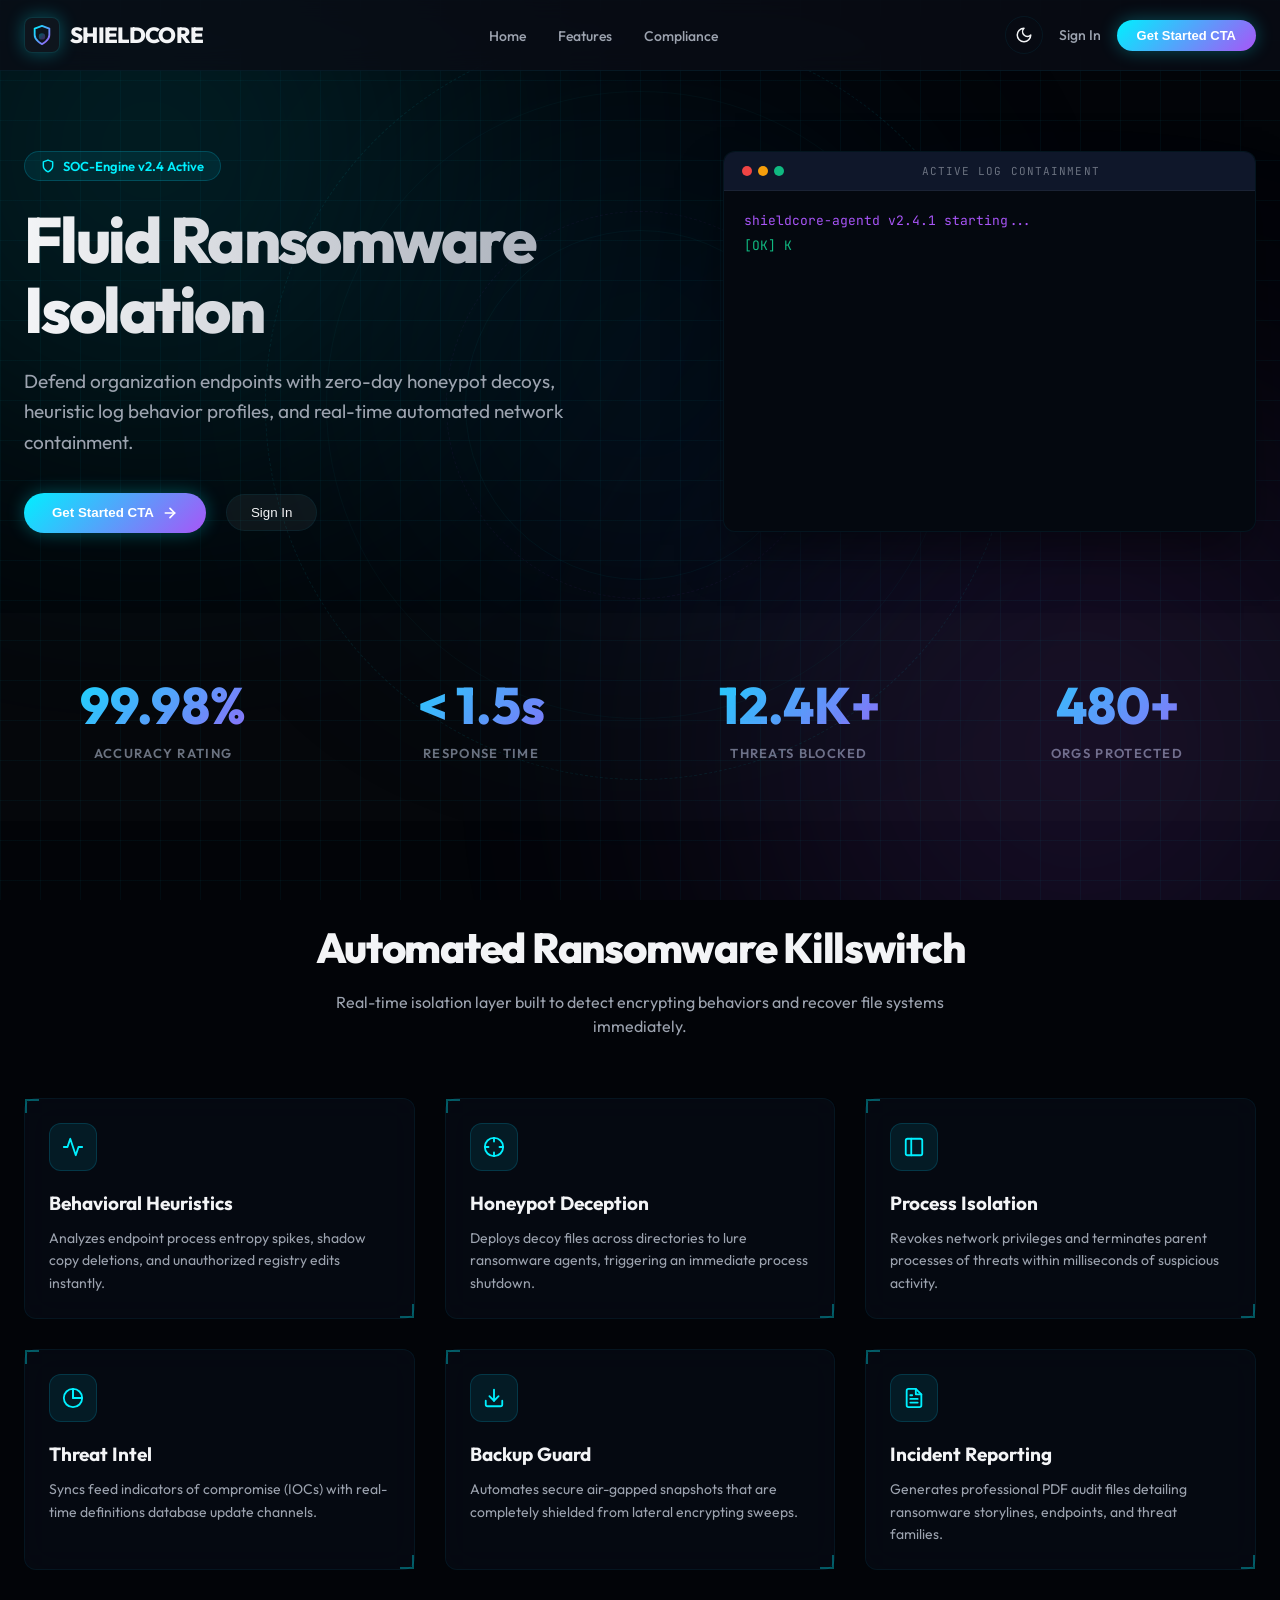
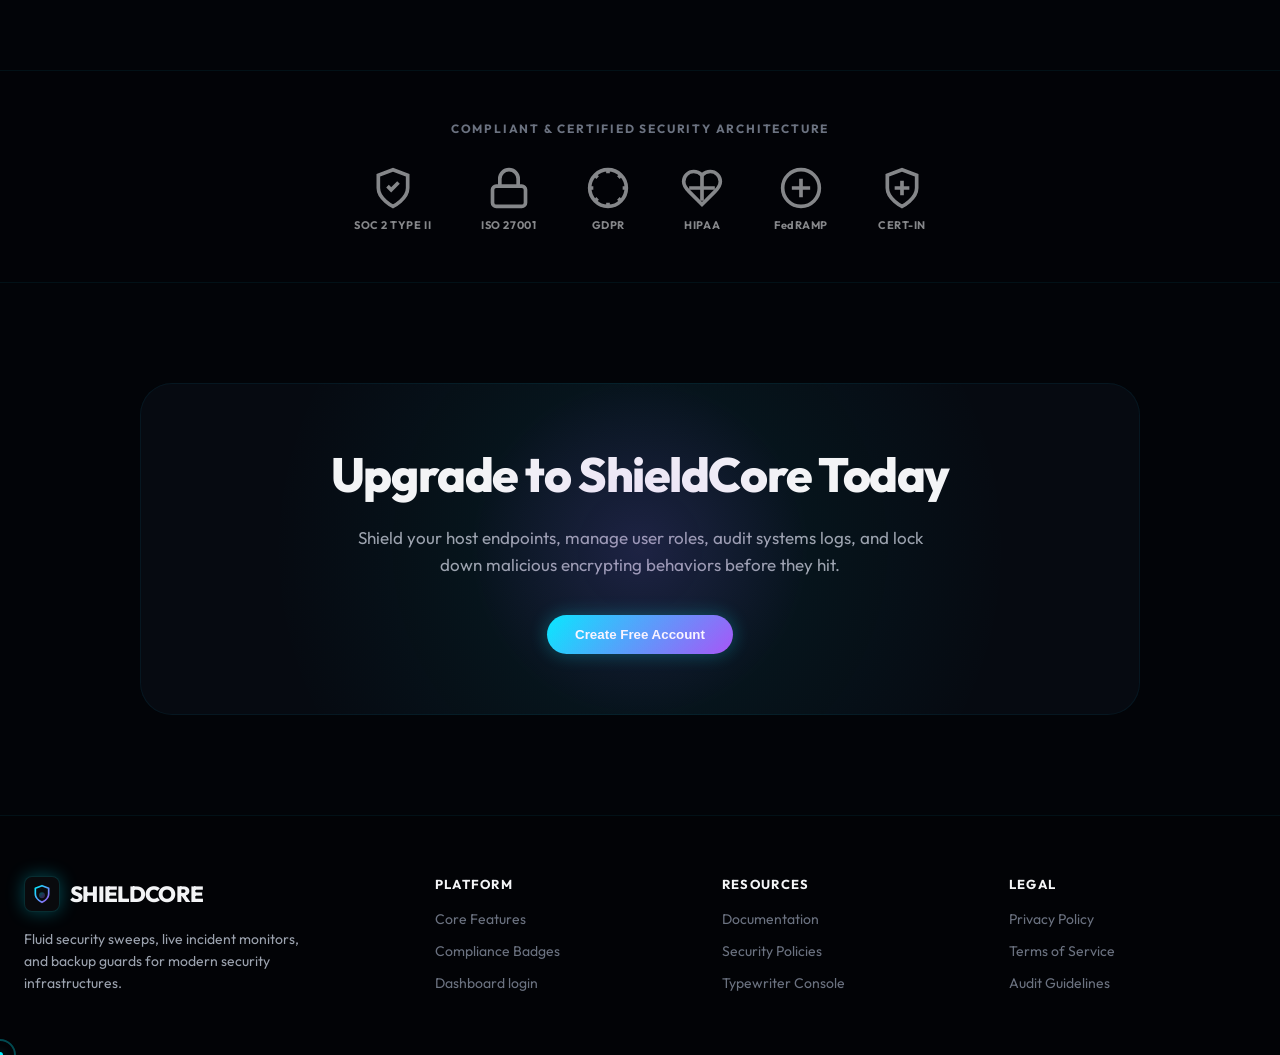
<file: saas-dashboard.html>
<!DOCTYPE html>
<html lang="en" data-theme="dark">
<head>
  <meta charset="UTF-8">
  <meta name="viewport" content="width=device-width, initial-scale=1.0">
  <title>ShieldCore | Advanced Ransomware Defense Platform</title>
  
  <!-- Google Fonts -->
  <link rel="preconnect" href="https://fonts.googleapis.com">
  <link rel="preconnect" href="https://fonts.gstatic.com" crossorigin>
  <link href="https://fonts.googleapis.com/css2?family=JetBrains+Mono:wght@400;500;700&family=Outfit:wght@300;400;500;600;700;800&display=swap" rel="stylesheet">
  
  <style>
    /* ----------------------------------------------------
       1. Global Styles & Theme Variables
       ---------------------------------------------------- */
    :root[data-theme="dark"] {
      --font-primary: 'Outfit', sans-serif;
      --font-mono: 'JetBrains Mono', monospace;

      /* Colors - Modern Sleek Security Palette */
      --bg-landing: #020408;
      --bg-panel: #05070d;
      --bg-card: rgba(8, 12, 22, 0.7);
      --bg-card-hover: rgba(12, 18, 32, 0.9);
      --bg-sidebar: #03050a;
      
      --border-glass: rgba(6, 182, 212, 0.08);
      --border-glass-glow: rgba(6, 182, 212, 0.3);
      
      --text-main: #f3f4f6;
      --text-secondary: #9ca3af;
      --text-muted: #6b7280;

      /* Accent Colors with Glow capability */
      --color-primary: #00f0ff;      /* Hyper Cyan */
      --color-primary-glow: rgba(0, 240, 255, 0.3);
      --color-accent: #a855f7;       /* Cyber Purple */
      --color-accent-glow: rgba(168, 85, 247, 0.25);
      
      --color-success: #10b981;      /* Emerald */
      --color-warning: #f59e0b;      /* Amber */
      --color-danger: #ef4444;       /* Rose */
      
      --shadow-neon: 0 0 18px var(--color-primary-glow);
      --transition: all 0.3s cubic-bezier(0.4, 0, 0.2, 1);
      
      --grid-line-color: rgba(6, 182, 212, 0.05);
    }

    :root[data-theme="light"] {
      --font-primary: 'Outfit', sans-serif;
      --font-mono: 'JetBrains Mono', monospace;

      /* Colors - Light Theme Security Palette */
      --bg-landing: #f3f4f6;
      --bg-panel: #ffffff;
      --bg-card: rgba(255, 255, 255, 0.8);
      --bg-card-hover: rgba(243, 244, 246, 0.95);
      --bg-sidebar: #f9fafb;
      
      --border-glass: rgba(0, 0, 0, 0.08);
      --border-glass-glow: rgba(2, 132, 199, 0.25);
      
      --text-main: #111827;
      --text-secondary: #4b5563;
      --text-muted: #9ca3af;

      /* Accent Colors */
      --color-primary: #0284c7;      /* Ocean Blue */
      --color-primary-glow: rgba(2, 132, 199, 0.2);
      --color-accent: #7c3aed;       /* Deep Violet */
      --color-accent-glow: rgba(124, 58, 237, 0.15);
      
      --color-success: #16a34a;
      --color-warning: #d97706;
      --color-danger: #dc2626;
      
      --shadow-neon: 0 4px 12px rgba(2, 132, 199, 0.15);
      --transition: all 0.25s ease-in-out;
      
      --grid-line-color: rgba(0, 0, 0, 0.03);
    }

    * {
      box-sizing: border-box;
      margin: 0;
      padding: 0;
    }

    body {
      font-family: var(--font-primary);
      background-color: var(--bg-landing);
      color: var(--text-main);
      overflow-x: hidden;
      min-height: 100vh;
      transition: background-color 0.3s ease, color 0.3s ease;
    }

    /* Scrollbars */
    ::-webkit-scrollbar {
      width: 6px;
      height: 6px;
    }
    ::-webkit-scrollbar-track {
      background: transparent;
    }
    ::-webkit-scrollbar-thumb {
      background: var(--border-glass);
      border-radius: 4px;
    }
    ::-webkit-scrollbar-thumb:hover {
      background: var(--color-primary);
    }

    /* Page Switcher Classes */
    .page-section {
      display: none;
      min-height: 100vh;
    }
    .page-section.active {
      display: flex;
      flex-direction: column;
    }

    .hidden {
      display: none !important;
    }

    /* ----------------------------------------------------
       2. SVG Grid Background & Global Keyframes
       ---------------------------------------------------- */
    .grid-bg {
      position: absolute;
      inset: 0;
      background-image: 
        linear-gradient(to right, var(--grid-line-color) 1px, transparent 1px),
        linear-gradient(to bottom, var(--grid-line-color) 1px, transparent 1px);
      background-size: 40px 40px;
      pointer-events: none;
      z-index: 0;
    }

    /* Scanline removed by user request */

    @keyframes pulseGlow {
      0%, 100% { opacity: 0.6; transform: scale(1); }
      50% { opacity: 1; transform: scale(1.05); }
    }

    /* ----------------------------------------------------
       3. Common UI Utility Components
       ---------------------------------------------------- */
    .glass-card {
      background: var(--bg-card);
      backdrop-filter: blur(16px);
      -webkit-backdrop-filter: blur(16px);
      border: 1px solid var(--border-glass);
      border-radius: 12px;
      padding: 24px;
      transition: var(--transition);
      position: relative;
    }
    .glass-card::before {
      content: '';
      position: absolute;
      top: 0;
      left: 0;
      width: 12px;
      height: 12px;
      border-top: 2px solid var(--color-primary);
      border-left: 2px solid var(--color-primary);
      pointer-events: none;
      opacity: 0.35;
      transition: var(--transition);
    }
    .glass-card::after {
      content: '';
      position: absolute;
      bottom: 0;
      right: 0;
      width: 12px;
      height: 12px;
      border-bottom: 2px solid var(--color-primary);
      border-right: 2px solid var(--color-primary);
      pointer-events: none;
      opacity: 0.35;
      transition: var(--transition);
    }
    .glass-card:hover {
      border-color: var(--border-glass-glow);
      box-shadow: var(--shadow-neon);
      transform: translateY(-2px);
    }
    .glass-card:hover::before, .glass-card:hover::after {
      opacity: 0.9;
      border-color: var(--color-primary);
      box-shadow: 0 0 8px var(--color-primary-glow);
    }

    .btn-glow {
      background: linear-gradient(135deg, var(--color-primary), var(--color-accent));
      color: #ffffff;
      font-weight: 600;
      padding: 12px 28px;
      border-radius: 9999px;
      border: none;
      cursor: pointer;
      display: inline-flex;
      align-items: center;
      gap: 8px;
      box-shadow: var(--shadow-neon);
      transition: var(--transition);
    }
    .btn-glow:hover {
      transform: translateY(-1px);
      filter: brightness(1.1);
      box-shadow: 0 0 25px var(--color-primary-glow);
    }

    .btn-secondary {
      background: rgba(255, 255, 255, 0.05);
      border: 1px solid var(--border-glass);
      color: var(--text-main);
      font-weight: 500;
      padding: 10px 24px;
      border-radius: 9999px;
      cursor: pointer;
      display: inline-flex;
      align-items: center;
      gap: 8px;
      transition: var(--transition);
    }
    .btn-secondary:hover {
      background: rgba(255, 255, 255, 0.1);
      border-color: var(--text-secondary);
    }

    .form-group {
      margin-bottom: 20px;
      display: flex;
      flex-direction: column;
      gap: 8px;
    }
    .form-label {
      font-size: 14px;
      font-weight: 600;
      color: var(--text-secondary);
      letter-spacing: 0.05em;
      text-transform: uppercase;
    }
    .form-input {
      background: rgba(255, 255, 255, 0.03);
      border: 1px solid var(--border-glass);
      border-radius: 10px;
      padding: 12px 16px;
      color: var(--text-main);
      font-size: 15px;
      transition: var(--transition);
      width: 100%;
    }
    .form-input:focus {
      outline: none;
      border-color: var(--color-primary);
      box-shadow: 0 0 10px var(--color-primary-glow);
      background: rgba(255, 255, 255, 0.06);
    }

    /* Badges & Pills */
    .badge {
      display: inline-flex;
      align-items: center;
      padding: 4px 10px;
      border-radius: 9999px;
      font-size: 12px;
      font-weight: 700;
      text-transform: uppercase;
      gap: 4px;
    }
    .badge-critical { background: rgba(239, 68, 68, 0.15); color: var(--color-danger); border: 1px solid rgba(239, 68, 68, 0.3); }
    .badge-high { background: rgba(245, 158, 11, 0.15); color: var(--color-warning); border: 1px solid rgba(245, 158, 11, 0.3); }
    .badge-medium { background: rgba(168, 85, 247, 0.15); color: var(--color-accent); border: 1px solid rgba(168, 85, 247, 0.3); }
    .badge-low { background: rgba(16, 185, 129, 0.15); color: var(--color-success); border: 1px solid rgba(16, 185, 129, 0.3); }

    .pill {
      display: inline-flex;
      align-items: center;
      padding: 2px 8px;
      border-radius: 6px;
      font-size: 11px;
      font-weight: 600;
    }
    .pill-active { background: rgba(239, 68, 68, 0.1); color: var(--color-danger); }
    .pill-contained { background: rgba(16, 185, 129, 0.1); color: var(--color-success); }
    .pill-resolved { background: rgba(6, 182, 212, 0.1); color: var(--color-primary); }

    /* Tables */
    .table-container {
      width: 100%;
      overflow-x: auto;
    }
    .custom-table {
      width: 100%;
      border-collapse: collapse;
      text-align: left;
    }
    .custom-table th {
      padding: 14px 16px;
      font-size: 12px;
      font-weight: 600;
      color: var(--text-secondary);
      text-transform: uppercase;
      border-bottom: 1px solid var(--border-glass);
      letter-spacing: 0.05em;
    }
    .custom-table td {
      padding: 16px;
      font-size: 14px;
      color: var(--text-main);
      border-bottom: 1px solid rgba(255, 255, 255, 0.03);
    }
    .custom-table tr:hover td {
      background: rgba(255, 255, 255, 0.02);
    }

    /* ----------------------------------------------------
       4. Navigation Bar
       ---------------------------------------------------- */
    .header-nav {
      position: sticky;
      top: 0;
      z-index: 100;
      background: rgba(9, 13, 22, 0.8);
      backdrop-filter: blur(12px);
      -webkit-backdrop-filter: blur(12px);
      border-bottom: 1px solid var(--border-glass);
      width: 100%;
      transition: background 0.3s ease;
    }
    .nav-container {
      max-width: 1400px;
      margin: 0 auto;
      padding: 16px 24px;
      display: flex;
      align-items: center;
      justify-content: space-between;
    }
    .logo-group {
      display: flex;
      align-items: center;
      gap: 10px;
      cursor: pointer;
      text-decoration: none;
      transition: var(--transition);
    }
    .logo-group:hover .logo-shield {
      transform: scale(1.08);
      box-shadow: 0 0 22px var(--color-primary-glow);
    }
    .logo-shield {
      background: rgba(255, 255, 255, 0.03);
      border: 1px solid rgba(0, 240, 255, 0.15);
      width: 36px;
      height: 36px;
      border-radius: 8px;
      display: flex;
      align-items: center;
      justify-content: center;
      color: var(--color-primary);
      box-shadow: var(--shadow-neon);
      transition: var(--transition);
    }
    .logo-text {
      font-size: 22px;
      font-weight: 800;
      letter-spacing: -0.03em;
      color: var(--text-main);
    }
    .nav-links {
      display: flex;
      align-items: center;
      gap: 32px;
      list-style: none;
    }
    .nav-item {
      font-size: 14px;
      font-weight: 500;
      color: var(--text-secondary);
      cursor: pointer;
      transition: var(--transition);
      text-decoration: none;
    }
    .nav-item:hover {
      color: var(--color-primary);
    }
    .nav-actions {
      display: flex;
      align-items: center;
      gap: 16px;
    }
    
    .theme-toggle-btn {
      background: transparent;
      border: 1px solid var(--border-glass);
      border-radius: 50%;
      width: 38px;
      height: 38px;
      display: flex;
      align-items: center;
      justify-content: center;
      cursor: pointer;
      color: var(--text-main);
      transition: var(--transition);
    }
    .theme-toggle-btn:hover {
      background: rgba(255, 255, 255, 0.05);
      border-color: var(--color-primary);
    }

    /* Navbar User Chip */
    .user-chip {
      display: flex;
      align-items: center;
      gap: 10px;
      padding: 6px 14px;
      background: rgba(255, 255, 255, 0.04);
      border: 1px solid var(--border-glass);
      border-radius: 9999px;
    }
    .avatar-initials {
      width: 28px;
      height: 28px;
      border-radius: 50%;
      background: linear-gradient(135deg, var(--color-primary), var(--color-accent));
      color: #ffffff;
      font-weight: 700;
      font-size: 12px;
      display: flex;
      align-items: center;
      justify-content: center;
    }
    .user-chip-name {
      font-size: 13px;
      font-weight: 600;
      color: var(--text-main);
    }

    /* ----------------------------------------------------
       5. Landing Page Layout
       ---------------------------------------------------- */
    .hero-container {
      max-width: 1400px;
      margin: 0 auto;
      padding: 80px 24px;
      display: grid;
      grid-template-columns: 1.2fr 1fr;
      align-items: center;
      gap: 60px;
      position: relative;
    }
    @media (max-width: 1024px) {
      .hero-container {
        grid-template-columns: 1fr;
        padding: 50px 24px;
        text-align: center;
      }
    }

    .badge-hero {
      background: rgba(6, 182, 212, 0.1);
      border: 1px solid rgba(6, 182, 212, 0.25);
      color: var(--color-primary);
      padding: 6px 16px;
      border-radius: 9999px;
      font-size: 13px;
      font-weight: 600;
      display: inline-flex;
      align-items: center;
      gap: 8px;
      margin-bottom: 24px;
    }

    .hero-title {
      font-size: clamp(36px, 5vw, 68px);
      font-weight: 800;
      line-height: 1.1;
      letter-spacing: -0.04em;
      margin-bottom: 20px;
      background: linear-gradient(to right, var(--text-main), var(--text-secondary));
      -webkit-background-clip: text;
      -webkit-text-fill-color: transparent;
    }

    .hero-desc {
      font-size: clamp(16px, 2vw, 19px);
      color: var(--text-secondary);
      line-height: 1.6;
      margin-bottom: 36px;
      max-width: 580px;
    }
    @media (max-width: 1024px) {
      .hero-desc { margin: 0 auto 36px auto; }
    }

    .hero-actions {
      display: flex;
      align-items: center;
      gap: 20px;
    }
    @media (max-width: 1024px) {
      .hero-actions { justify-content: center; }
    }

    /* Terminal Terminal Style Widget */
    .terminal-widget {
      font-family: var(--font-mono);
      background: #04080f;
      border: 1px solid var(--border-glass);
      border-radius: 12px;
      overflow: hidden;
      box-shadow: 0 25px 50px -12px rgba(0, 0, 0, 0.5);
    }
    .terminal-header {
      background: #0f172a;
      padding: 12px 18px;
      display: flex;
      align-items: center;
      justify-content: space-between;
      border-bottom: 1px solid rgba(255, 255, 255, 0.05);
    }
    .terminal-dots {
      display: flex;
      gap: 6px;
    }
    .terminal-dot {
      width: 10px;
      height: 10px;
      border-radius: 50%;
    }
    .terminal-dot.red { background: #ef4444; }
    .terminal-dot.yellow { background: #f59e0b; }
    .terminal-dot.green { background: #10b981; }
    .terminal-title {
      font-size: 11px;
      color: var(--text-muted);
      text-transform: uppercase;
      letter-spacing: 0.1em;
    }
    .terminal-body {
      padding: 20px;
      height: 340px;
      overflow-y: auto;
      font-size: 13px;
      line-height: 1.6;
      display: flex;
      flex-direction: column;
      gap: 4px;
      color: #a855f7; /* Default cyber code purple */
    }
    .terminal-line {
      white-space: pre-wrap;
    }
    .terminal-line.success { color: var(--color-success); }
    .terminal-line.warning { color: var(--color-warning); }
    .terminal-line.danger { color: var(--color-danger); font-weight: 700; }
    .terminal-line.info { color: var(--color-primary); }

    /* Stats Bar Section */
    .stats-section {
      border-y: 1px solid var(--border-glass);
      background: rgba(255, 255, 255, 0.01);
      width: 100%;
    }
    .stats-container {
      max-width: 1400px;
      margin: 0 auto;
      padding: 60px 24px;
      display: grid;
      grid-template-columns: repeat(4, 1fr);
      gap: 40px;
      text-align: center;
    }
    @media (max-width: 768px) {
      .stats-container { grid-template-columns: repeat(2, 1fr); }
    }
    @media (max-width: 480px) {
      .stats-container { grid-template-columns: 1fr; }
    }
    .stat-number {
      font-size: clamp(36px, 4vw, 52px);
      font-weight: 800;
      background: linear-gradient(135deg, var(--color-primary), var(--color-accent));
      -webkit-background-clip: text;
      -webkit-text-fill-color: transparent;
      margin-bottom: 8px;
    }
    .stat-label {
      font-size: 13px;
      font-weight: 600;
      color: var(--text-muted);
      text-transform: uppercase;
      letter-spacing: 0.1em;
    }

    /* Feature Grid Section */
    .features-section {
      max-width: 1400px;
      margin: 0 auto;
      padding: 100px 24px;
    }
    .section-header {
      text-align: center;
      max-width: 700px;
      margin: 0 auto 60px auto;
    }
    .section-title {
      font-size: clamp(28px, 3.5vw, 42px);
      font-weight: 800;
      letter-spacing: -0.03em;
      margin-bottom: 16px;
    }
    .section-subtitle {
      font-size: 16px;
      color: var(--text-secondary);
      line-height: 1.5;
    }
    .features-grid {
      display: grid;
      grid-template-columns: repeat(3, 1fr);
      gap: 30px;
    }
    @media (max-width: 1024px) {
      .features-grid { grid-template-columns: repeat(2, 1fr); }
    }
    @media (max-width: 640px) {
      .features-grid { grid-template-columns: 1fr; }
    }
    .feature-icon-wrapper {
      background: rgba(6, 182, 212, 0.1);
      width: 48px;
      height: 48px;
      border-radius: 12px;
      display: flex;
      align-items: center;
      justify-content: center;
      color: var(--color-primary);
      margin-bottom: 20px;
      border: 1px solid rgba(6, 182, 212, 0.2);
    }
    .feature-title {
      font-size: 19px;
      font-weight: 700;
      margin-bottom: 12px;
    }
    .feature-desc {
      font-size: 14px;
      color: var(--text-secondary);
      line-height: 1.6;
    }

    /* Trust / Compliance Section */
    .trust-section {
      background: rgba(0, 0, 0, 0.15);
      border-top: 1px solid var(--border-glass);
      border-bottom: 1px solid var(--border-glass);
      width: 100%;
    }
    .trust-container {
      max-width: 1400px;
      margin: 0 auto;
      padding: 50px 24px;
      display: flex;
      flex-direction: column;
      align-items: center;
      gap: 30px;
    }
    .trust-title {
      font-size: 12px;
      font-weight: 700;
      color: var(--text-muted);
      text-transform: uppercase;
      letter-spacing: 0.15em;
    }
    .badges-row {
      display: flex;
      flex-wrap: wrap;
      align-items: center;
      justify-content: center;
      gap: 50px;
    }
    .compliance-badge {
      display: flex;
      flex-direction: column;
      align-items: center;
      gap: 8px;
      opacity: 0.55;
      transition: var(--transition);
      cursor: pointer;
    }
    .compliance-badge:hover {
      opacity: 1;
    }
    .compliance-badge svg {
      width: 44px;
      height: 44px;
      color: var(--text-main);
    }
    .badge-name {
      font-size: 11px;
      font-weight: 700;
      letter-spacing: 0.05em;
    }

    /* CTA Section */
    .cta-section {
      width: 100%;
      padding: 100px 24px;
      display: flex;
      align-items: center;
      justify-content: center;
      position: relative;
    }
    .cta-card {
      max-width: 1000px;
      width: 100%;
      text-align: center;
      position: relative;
      overflow: hidden;
      padding: 60px 40px;
      border: 1px solid var(--border-glass);
      border-radius: 32px;
      background: radial-gradient(circle at center, rgba(6, 182, 212, 0.1) 0%, transparent 70%), rgba(9, 13, 22, 0.7);
    }
    .cta-glow-circle {
      position: absolute;
      top: 50%;
      left: 50%;
      transform: translate(-50%, -50%);
      width: 400px;
      height: 400px;
      background: radial-gradient(circle, rgba(168, 85, 247, 0.15) 0%, transparent 60%);
      pointer-events: none;
      animation: pulseGlow 6s ease-in-out infinite;
    }
    .cta-title {
      font-size: clamp(28px, 4vw, 48px);
      font-weight: 800;
      margin-bottom: 20px;
      letter-spacing: -0.03em;
    }
    .cta-desc {
      font-size: 17px;
      color: var(--text-secondary);
      max-width: 600px;
      margin: 0 auto 36px auto;
      line-height: 1.6;
    }

    /* Footer */
    .main-footer {
      border-top: 1px solid var(--border-glass);
      background: rgba(0, 0, 0, 0.2);
      width: 100%;
    }
    .footer-container {
      max-width: 1400px;
      margin: 0 auto;
      padding: 60px 24px;
      display: grid;
      grid-template-columns: 1.5fr repeat(3, 1fr);
      gap: 40px;
    }
    @media (max-width: 768px) {
      .footer-container { grid-template-columns: 1fr; text-align: center; }
    }
    .footer-brand {
      display: flex;
      flex-direction: column;
      gap: 16px;
    }
    .footer-brand-desc {
      font-size: 14px;
      color: var(--text-secondary);
      max-width: 300px;
      line-height: 1.6;
    }
    @media (max-width: 768px) {
      .footer-brand-desc { margin: 0 auto; }
    }
    .footer-links-col {
      display: flex;
      flex-direction: column;
      gap: 16px;
    }
    .footer-col-title {
      font-size: 13px;
      font-weight: 700;
      color: var(--text-main);
      text-transform: uppercase;
      letter-spacing: 0.1em;
    }
    .footer-links-list {
      list-style: none;
      display: flex;
      flex-direction: column;
      gap: 12px;
    }
    .footer-link {
      font-size: 14px;
      color: var(--text-muted);
      text-decoration: none;
      transition: var(--transition);
    }
    .footer-link:hover {
      color: var(--color-primary);
    }

    /* ----------------------------------------------------
       6. Login / Register Forms Layout
       ---------------------------------------------------- */
    .auth-page-wrapper {
      flex: 1;
      display: flex;
      align-items: center;
      justify-content: center;
      padding: 60px 24px;
      position: relative;
    }
    .auth-card {
      width: 100%;
      max-width: 480px;
      padding: 40px;
      position: relative;
      z-index: 10;
    }
    .auth-header {
      text-align: center;
      margin-bottom: 30px;
    }
    .auth-title {
      font-size: 28px;
      font-weight: 800;
      letter-spacing: -0.03em;
      margin-bottom: 8px;
    }
    .auth-subtitle {
      font-size: 14px;
      color: var(--text-secondary);
    }
    .auth-alert {
      background: rgba(239, 68, 68, 0.1);
      border: 1px solid rgba(239, 68, 68, 0.2);
      border-radius: 8px;
      padding: 12px 16px;
      color: var(--color-danger);
      font-size: 13px;
      display: flex;
      align-items: center;
      gap: 10px;
      margin-bottom: 24px;
    }
    .password-wrapper {
      position: relative;
      width: 100%;
    }
    .password-toggle-btn {
      position: absolute;
      right: 14px;
      top: 50%;
      transform: translateY(-50%);
      background: none;
      border: none;
      cursor: pointer;
      color: var(--text-muted);
      display: flex;
      align-items: center;
      justify-content: center;
    }
    .password-toggle-btn:hover {
      color: var(--text-secondary);
    }
    .auth-hint {
      margin-top: 16px;
      padding: 12px;
      background: rgba(6, 182, 212, 0.05);
      border: 1px dashed rgba(6, 182, 212, 0.2);
      border-radius: 8px;
      font-size: 12px;
      color: var(--text-secondary);
      line-height: 1.5;
    }
    .auth-hint strong {
      color: var(--color-primary);
    }

    /* ----------------------------------------------------
       7. Authenticated Dashboard Layout
       ---------------------------------------------------- */
    .dashboard-container {
      display: flex;
      flex: 1;
      height: calc(100vh - 73px); /* Subtract Header height */
      overflow: hidden;
    }
    .sidebar {
      width: 260px;
      background: var(--bg-sidebar);
      border-right: 1px solid var(--border-glass);
      display: flex;
      flex-direction: column;
      padding: 24px 16px;
      overflow-y: auto;
      flex-shrink: 0;
    }
    .sidebar-menu {
      list-style: none;
      display: flex;
      flex-direction: column;
      gap: 6px;
    }
    .sidebar-label {
      font-size: 11px;
      font-weight: 700;
      color: var(--text-muted);
      text-transform: uppercase;
      letter-spacing: 0.1em;
      margin: 18px 0 6px 12px;
    }
    .sidebar-item {
      display: flex;
      align-items: center;
      gap: 12px;
      padding: 12px 14px;
      border-radius: 10px;
      font-size: 14px;
      font-weight: 600;
      color: var(--text-secondary);
      cursor: pointer;
      transition: var(--transition);
    }
    .sidebar-item:hover {
      color: var(--text-main);
      background: rgba(255, 255, 255, 0.03);
    }
    .sidebar-item.active {
      color: var(--color-primary);
      background: var(--bg-panel);
      box-shadow: inset 3px 0 0 var(--color-primary);
      border: 1px solid var(--border-glass);
    }
    
    .dashboard-main {
      flex: 1;
      background: var(--bg-panel);
      overflow-y: auto;
      padding: 32px;
      position: relative;
    }

    /* Dashboard Panels Switcher */
    .dashboard-panel {
      display: none;
      flex-direction: column;
      gap: 30px;
      animation: fadeIn 0.4s ease-out;
    }
    .dashboard-panel.active {
      display: flex;
    }

    @keyframes fadeIn {
      from { opacity: 0; transform: translateY(10px); }
      to { opacity: 1; transform: translateY(0); }
    }

    .panel-header {
      display: flex;
      align-items: center;
      justify-content: space-between;
      border-bottom: 1px solid var(--border-glass);
      padding-bottom: 18px;
    }
    .panel-title {
      font-size: 26px;
      font-weight: 800;
      letter-spacing: -0.02em;
    }
    .panel-desc {
      font-size: 14px;
      color: var(--text-secondary);
      margin-top: 4px;
    }

    /* Overview Grid & Metric Cards */
    .metrics-grid {
      display: grid;
      grid-template-columns: repeat(4, 1fr);
      gap: 20px;
    }
    @media (max-width: 1024px) {
      .metrics-grid { grid-template-columns: repeat(2, 1fr); }
    }
    @media (max-width: 640px) {
      .metrics-grid { grid-template-columns: 1fr; }
    }
    
    .metric-card {
      display: flex;
      align-items: center;
      justify-content: space-between;
    }
    .metric-info {
      display: flex;
      flex-direction: column;
      gap: 6px;
    }
    .metric-title {
      font-size: 12px;
      font-weight: 700;
      color: var(--text-muted);
      text-transform: uppercase;
      letter-spacing: 0.05em;
    }
    .metric-value {
      font-size: 28px;
      font-weight: 800;
    }
    .metric-trend {
      font-size: 12px;
      font-weight: 600;
      display: flex;
      align-items: center;
      gap: 4px;
    }
    .metric-trend.up { color: var(--color-danger); }
    .metric-trend.down { color: var(--color-success); }
    
    .metric-icon-wrapper {
      background: rgba(255, 255, 255, 0.04);
      width: 44px;
      height: 44px;
      border-radius: 10px;
      display: flex;
      align-items: center;
      justify-content: center;
      border: 1px solid var(--border-glass);
      color: var(--color-primary);
    }

    /* Overview Details Panel Layout */
    .overview-details-grid {
      display: grid;
      grid-template-columns: 1.8fr 1fr;
      gap: 30px;
    }
    @media (max-width: 1024px) {
      .overview-details-grid { grid-template-columns: 1fr; }
    }

    /* Progress bars */
    .progress-group {
      display: flex;
      flex-direction: column;
      gap: 10px;
      margin-bottom: 20px;
    }
    .progress-header {
      display: flex;
      align-items: center;
      justify-content: space-between;
      font-size: 13px;
      font-weight: 600;
    }
    .progress-bar-bg {
      background: rgba(255, 255, 255, 0.04);
      border: 1px solid var(--border-glass);
      height: 8px;
      border-radius: 9999px;
      overflow: hidden;
      width: 100%;
    }
    .progress-bar-fill {
      background: linear-gradient(90deg, var(--color-primary), var(--color-accent));
      height: 100%;
      border-radius: 9999px;
      transition: width 0.8s ease-out;
    }

    /* Live Activity Feed list */
    .feed-list {
      display: flex;
      flex-direction: column;
      gap: 16px;
    }
    .feed-item {
      display: flex;
      align-items: flex-start;
      gap: 12px;
      font-size: 13.5px;
      padding-bottom: 12px;
      border-bottom: 1px solid rgba(255, 255, 255, 0.03);
    }
    .feed-item:last-child {
      border: none;
      padding: 0;
    }
    .feed-icon {
      width: 8px;
      height: 8px;
      border-radius: 50%;
      margin-top: 5px;
      flex-shrink: 0;
    }
    .feed-text-col {
      display: flex;
      flex-direction: column;
      gap: 4px;
    }
    .feed-time {
      font-size: 11px;
      color: var(--text-muted);
    }

    /* ----------------------------------------------------
       8. Interactive Scanner Layout
       ---------------------------------------------------- */
    .scanner-controls {
      display: grid;
      grid-template-columns: 2fr 1fr 1fr;
      align-items: flex-end;
      gap: 20px;
    }
    @media (max-width: 768px) {
      .scanner-controls { grid-template-columns: 1fr; }
    }
    .scanner-terminal {
      background: #020617;
      border: 1px solid var(--border-glass);
      border-radius: 12px;
      height: 250px;
      overflow-y: auto;
      padding: 16px;
      font-family: var(--font-mono);
      font-size: 13px;
      display: flex;
      flex-direction: column;
      gap: 4px;
      color: var(--color-primary);
    }

    /* ----------------------------------------------------
       9. Toggle Switch Configuration Rows
       ---------------------------------------------------- */
    .settings-row {
      display: flex;
      align-items: center;
      justify-content: space-between;
      padding: 16px 0;
      border-bottom: 1px solid var(--border-glass);
    }
    .settings-row:last-child {
      border: none;
    }
    .settings-row-info {
      display: flex;
      flex-direction: column;
      gap: 4px;
      max-width: 80%;
    }
    .settings-row-title {
      font-size: 15px;
      font-weight: 700;
    }
    .settings-row-desc {
      font-size: 13px;
      color: var(--text-secondary);
    }
    
    /* Toggle Switch Switch styling */
    .switch {
      position: relative;
      display: inline-block;
      width: 44px;
      height: 24px;
    }
    .switch input {
      opacity: 0;
      width: 0;
      height: 0;
    }
    .slider {
      position: absolute;
      cursor: pointer;
      inset: 0;
      background-color: rgba(255, 255, 255, 0.1);
      border: 1px solid var(--border-glass);
      border-radius: 34px;
      transition: .3s;
    }
    .slider:before {
      position: absolute;
      content: "";
      height: 16px;
      width: 16px;
      left: 3px;
      bottom: 3px;
      background-color: var(--text-main);
      border-radius: 50%;
      transition: .3s;
    }
    input:checked + .slider {
      background-color: var(--color-primary);
    }
    input:checked + .slider:before {
      transform: translateX(20px);
      background-color: #ffffff;
    }

    /* Dropdown select option styling fix for dark mode */
    select.form-input option {
      background-color: var(--bg-panel);
      color: var(--text-main);
    }

    /* Ambient Glow Background System */
    .background-glow-container {
      position: fixed;
      inset: 0;
      overflow: hidden;
      pointer-events: none;
      z-index: 0;
    }
    .glow-bg-circle {
      position: absolute;
      border-radius: 50%;
      filter: blur(140px);
      opacity: 0.12;
      pointer-events: none;
      animation: floatGlow 20s infinite ease-in-out alternate;
    }
    .circle-1 {
      background: var(--color-primary);
      width: 600px;
      height: 600px;
      top: -150px;
      left: -150px;
      animation-duration: 25s;
    }
    .circle-2 {
      background: var(--color-accent);
      width: 700px;
      height: 700px;
      bottom: -200px;
      right: -150px;
      animation-duration: 35s;
      animation-delay: -7s;
    }
    .circle-3 {
      background: #0284c7;
      width: 450px;
      height: 450px;
      top: 40%;
      left: 50%;
      transform: translate(-50%, -50%);
      animation-duration: 28s;
      animation-delay: -14s;
    }
    
    @keyframes floatGlow {
      0% {
        transform: translate(0, 0) scale(1);
      }
      50% {
        transform: translate(60px, -60px) scale(1.1);
      }
      100% {
        transform: translate(-30px, 40px) scale(0.95);
      }
    }

    /* Hide custom cursor elements by default (e.g. touch/mobile) */
    .custom-cursor, .custom-cursor-dot {
      display: none;
    }
    
    @media (pointer: fine) {
      body {
        cursor: none !important;
      }
      a, button, select, input, textarea, .sidebar-item, .nav-item, .switch, .slider, .compliance-badge, .logo-group {
        cursor: none !important;
      }
      .custom-cursor {
        display: block;
        width: 32px;
        height: 32px;
        border: 2px solid var(--color-primary-glow);
        border-radius: 50%;
        position: fixed;
        transform: translate(-50%, -50%);
        pointer-events: none;
        z-index: 99999;
        transition: width 0.15s ease-out, height 0.15s ease-out, background-color 0.15s ease-out, border-color 0.15s ease-out;
      }
      .custom-cursor-dot {
        display: block;
        width: 6px;
        height: 6px;
        background-color: var(--color-primary);
        border-radius: 50%;
        position: fixed;
        transform: translate(-50%, -50%);
        pointer-events: none;
        z-index: 100000;
        box-shadow: 0 0 10px var(--color-primary-glow);
        transition: transform 0.15s ease-out, background-color 0.15s ease-out;
      }
      .custom-cursor.hover {
        width: 48px;
        height: 48px;
        border-color: var(--color-accent);
        background-color: rgba(168, 85, 247, 0.08);
      }
      .custom-cursor-dot.hover {
        background-color: var(--color-accent);
        transform: translate(-50%, -50%) scale(1.6);
        box-shadow: 0 0 12px var(--color-accent-glow);
      }
    }

    /* Cyber Radar & Concentric Tech Target circles */
    .cyber-radar {
      position: absolute;
      top: 45%;
      left: 50%;
      transform: translate(-50%, -50%);
      width: 750px;
      height: 750px;
      border: 1px dashed rgba(0, 240, 255, 0.08);
      border-radius: 50%;
      pointer-events: none;
      z-index: 1;
      animation: rotateRadar 40s linear infinite;
    }
    .cyber-radar::before {
      content: '';
      position: absolute;
      inset: 60px;
      border: 1px solid rgba(0, 240, 255, 0.03);
      border-radius: 50%;
    }
    .cyber-radar::after {
      content: '';
      position: absolute;
      inset: 180px;
      border: 1.5px dashed rgba(168, 85, 247, 0.05);
      border-radius: 50%;
      animation: rotateRadar 20s linear infinite reverse;
    }
    .cyber-radar-inner {
      position: absolute;
      top: 45%;
      left: 50%;
      transform: translate(-50%, -50%);
      width: 350px;
      height: 350px;
      border: 1px double rgba(0, 240, 255, 0.04);
      border-radius: 50%;
      pointer-events: none;
      z-index: 1;
    }
    @keyframes rotateRadar {
      from { transform: translate(-50%, -50%) rotate(0deg); }
      to { transform: translate(-50%, -50%) rotate(360deg); }
    }

  </style>
</head>
<body>

  <!-- Background Layer with Ambient Glows & Cyber Radar rings -->
  <div class="background-glow-container">
    <div class="glow-bg-circle circle-1"></div>
    <div class="glow-bg-circle circle-2"></div>
    <div class="glow-bg-circle circle-3"></div>
    <div class="cyber-radar"></div>
    <div class="cyber-radar-inner"></div>
  </div>
  <div class="grid-bg"></div>

  <!-- ----------------------------------------------------
       Navigation Header Bar
       ---------------------------------------------------- -->
  <header class="header-nav">
    <div class="nav-container">
      
      <!-- Brand Logo -->
      <a class="logo-group" onclick="navigation.goToLanding()">
        <div class="logo-shield">
          <svg xmlns="http://www.w3.org/2000/svg" width="22" height="22" viewBox="0 0 24 24" fill="none" stroke="url(#shieldGrad)" stroke-width="2" stroke-linecap="round" stroke-linejoin="round">
            <defs>
              <linearGradient id="shieldGrad" x1="0%" y1="0%" x2="100%" y2="100%">
                <stop offset="0%" stop-color="#00f0ff" />
                <stop offset="100%" stop-color="#a855f7" />
              </linearGradient>
            </defs>
            <path d="M12 22s8-4 8-10V5l-8-3-8 3v7c0 6 8 10 8 10z" stroke="url(#shieldGrad)" stroke-width="2"/>
            <path d="M12 11a2.5 2.5 0 1 0 0 5 2.5 2.5 0 0 0 0-5z" fill="url(#shieldGrad)" opacity="0.3"/>
            <path d="M12 14v3" stroke="url(#shieldGrad)"/>
          </svg>
        </div>
        <span class="logo-text">SHIELDCORE</span>
      </a>

      <!-- Navigation Links (Public state) -->
      <ul class="nav-links" id="nav-links-public">
        <li><a class="nav-item" onclick="navigation.goToLanding()">Home</a></li>
        <li><a class="nav-item" href="#features">Features</a></li>
        <li><a class="nav-item" href="#compliance">Compliance</a></li>
      </ul>

      <!-- Action items -->
      <div class="nav-actions">
        <!-- Theme Toggle -->
        <button class="theme-toggle-btn" onclick="theme.toggle()" title="Toggle Theme">
          <svg id="theme-toggle-icon" xmlns="http://www.w3.org/2000/svg" width="18" height="18" viewBox="0 0 24 24" fill="none" stroke="currentColor" stroke-width="2" stroke-linecap="round" stroke-linejoin="round"></svg>
        </button>

        <!-- Dynamic Auth State items -->
        <div id="nav-auth-state" style="display: flex; align-items: center; gap: 16px;">
          <!-- Managed via Javascript -->
        </div>
      </div>

    </div>
  </header>

  <!-- ----------------------------------------------------
       PAGE: Landing Page
       ---------------------------------------------------- -->
  <main id="page-landing" class="page-section active">
    
    <!-- Hero Block -->
    <div class="hero-container">
      
      <div class="hero-content-col">
        <div class="badge-hero">
          <svg xmlns="http://www.w3.org/2000/svg" width="14" height="14" viewBox="0 0 24 24" fill="none" stroke="currentColor" stroke-width="2.5" stroke-linecap="round" stroke-linejoin="round">
            <path d="M12 22s8-4 8-10V5l-8-3-8 3v7c0 6 8 10 8 10z"/>
          </svg>
          SOC-Engine v2.4 Active
        </div>
        <h1 class="hero-title">Fluid Ransomware Isolation</h1>
        <p class="hero-desc">
          Defend organization endpoints with zero-day honeypot decoys, heuristic log behavior profiles, and real-time automated network containment.
        </p>
        <div class="hero-actions">
          <button class="btn-glow" onclick="navigation.goToRegister()">
            Get Started CTA
            <svg xmlns="http://www.w3.org/2000/svg" width="16" height="16" viewBox="0 0 24 24" fill="none" stroke="currentColor" stroke-width="2.5" stroke-linecap="round" stroke-linejoin="round">
              <line x1="5" y1="12" x2="19" y2="12"></line>
              <polyline points="12 5 19 12 12 19"></polyline>
            </svg>
          </button>
          <button class="btn-secondary" onclick="navigation.goToLogin()">Sign In</button>
        </div>
      </div>

      <!-- Typewriter terminal widget -->
      <div class="terminal-widget">
        <div class="terminal-header">
          <div class="terminal-dots">
            <div class="terminal-dot red"></div>
            <div class="terminal-dot yellow"></div>
            <div class="terminal-dot green"></div>
          </div>
          <div class="terminal-title">Active Log Containment</div>
          <div></div>
        </div>
        <div class="terminal-body" id="landing-terminal-body">
          <!-- Typewriter lines append here -->
        </div>
      </div>

    </div>

    <!-- Stats Bar -->
    <section class="stats-section">
      <div class="stats-container">
        <div class="stat-card">
          <div class="stat-number">99.98%</div>
          <div class="stat-label">Accuracy Rating</div>
        </div>
        <div class="stat-card">
          <div class="stat-number">&lt; 1.5s</div>
          <div class="stat-label">Response Time</div>
        </div>
        <div class="stat-card">
          <div class="stat-number">12.4K+</div>
          <div class="stat-label">Threats Blocked</div>
        </div>
        <div class="stat-card">
          <div class="stat-number">480+</div>
          <div class="stat-label">Orgs Protected</div>
        </div>
      </div>
    </section>

    <!-- Features section -->
    <section class="features-section" id="features">
      <div class="section-header">
        <h2 class="section-title">Automated Ransomware Killswitch</h2>
        <p class="section-subtitle">Real-time isolation layer built to detect encrypting behaviors and recover file systems immediately.</p>
      </div>

      <div class="features-grid">
        <!-- Feature 1 -->
        <div class="glass-card">
          <div class="feature-icon-wrapper">
            <svg xmlns="http://www.w3.org/2000/svg" width="22" height="22" viewBox="0 0 24 24" fill="none" stroke="currentColor" stroke-width="2" stroke-linecap="round" stroke-linejoin="round">
              <path d="M22 12h-4l-3 9L9 3l-3 9H2"></path>
            </svg>
          </div>
          <h3 class="feature-title">Behavioral Heuristics</h3>
          <p class="feature-desc">Analyzes endpoint process entropy spikes, shadow copy deletions, and unauthorized registry edits instantly.</p>
        </div>
        <!-- Feature 2 -->
        <div class="glass-card">
          <div class="feature-icon-wrapper">
            <svg xmlns="http://www.w3.org/2000/svg" width="22" height="22" viewBox="0 0 24 24" fill="none" stroke="currentColor" stroke-width="2" stroke-linecap="round" stroke-linejoin="round">
              <circle cx="12" cy="12" r="10"></circle>
              <line x1="22" y1="12" x2="18" y2="12"></line>
              <line x1="6" y1="12" x2="2" y2="12"></line>
              <line x1="12" y1="6" x2="12" y2="2"></line>
              <line x1="12" y1="22" x2="12" y2="18"></line>
            </svg>
          </div>
          <h3 class="feature-title">Honeypot Deception</h3>
          <p class="feature-desc">Deploys decoy files across directories to lure ransomware agents, triggering an immediate process shutdown.</p>
        </div>
        <!-- Feature 3 -->
        <div class="glass-card">
          <div class="feature-icon-wrapper">
            <svg xmlns="http://www.w3.org/2000/svg" width="22" height="22" viewBox="0 0 24 24" fill="none" stroke="currentColor" stroke-width="2" stroke-linecap="round" stroke-linejoin="round">
              <rect x="3" y="3" width="18" height="18" rx="2" ry="2"></rect>
              <line x1="9" y1="3" x2="9" y2="21"></line>
            </svg>
          </div>
          <h3 class="feature-title">Process Isolation</h3>
          <p class="feature-desc">Revokes network privileges and terminates parent processes of threats within milliseconds of suspicious activity.</p>
        </div>
        <!-- Feature 4 -->
        <div class="glass-card">
          <div class="feature-icon-wrapper">
            <svg xmlns="http://www.w3.org/2000/svg" width="22" height="22" viewBox="0 0 24 24" fill="none" stroke="currentColor" stroke-width="2" stroke-linecap="round" stroke-linejoin="round">
              <path d="M12 2a10 10 0 1 0 10 10H12V2z"></path>
              <path d="M12 2a10 10 0 0 1 10 10h-10V2z"></path>
            </svg>
          </div>
          <h3 class="feature-title">Threat Intel</h3>
          <p class="feature-desc">Syncs feed indicators of compromise (IOCs) with real-time definitions database update channels.</p>
        </div>
        <!-- Feature 5 -->
        <div class="glass-card">
          <div class="feature-icon-wrapper">
            <svg xmlns="http://www.w3.org/2000/svg" width="22" height="22" viewBox="0 0 24 24" fill="none" stroke="currentColor" stroke-width="2" stroke-linecap="round" stroke-linejoin="round">
              <path d="M21 15v4a2 2 0 0 1-2 2H5a2 2 0 0 1-2-2v-4"></path>
              <polyline points="7 10 12 15 17 10"></polyline>
              <line x1="12" y1="15" x2="12" y2="3"></line>
            </svg>
          </div>
          <h3 class="feature-title">Backup Guard</h3>
          <p class="feature-desc">Automates secure air-gapped snapshots that are completely shielded from lateral encrypting sweeps.</p>
        </div>
        <!-- Feature 6 -->
        <div class="glass-card">
          <div class="feature-icon-wrapper">
            <svg xmlns="http://www.w3.org/2000/svg" width="22" height="22" viewBox="0 0 24 24" fill="none" stroke="currentColor" stroke-width="2" stroke-linecap="round" stroke-linejoin="round">
              <path d="M14 2H6a2 2 0 0 0-2 2v16a2 2 0 0 0 2 2h12a2 2 0 0 0 2-2V8z"></path>
              <polyline points="14 2 14 8 20 8"></polyline>
              <line x1="16" y1="13" x2="8" y2="13"></line>
              <line x1="16" y1="17" x2="8" y2="17"></line>
              <polyline points="10 9 9 9 8 9"></polyline>
            </svg>
          </div>
          <h3 class="feature-title">Incident Reporting</h3>
          <p class="feature-desc">Generates professional PDF audit files detailing ransomware storylines, endpoints, and threat families.</p>
        </div>
      </div>
    </section>

    <!-- Trust / Compliance Badges -->
    <section class="trust-section" id="compliance">
      <div class="trust-container">
        <h3 class="trust-title">Compliant & Certified Security Architecture</h3>
        <div class="badges-row">
          <!-- SOC 2 -->
          <div class="compliance-badge" title="SOC 2 Type II Certified">
            <svg viewBox="0 0 24 24" fill="none" stroke="currentColor" stroke-width="2">
              <path d="M12 22s8-4 8-10V5l-8-3-8 3v7c0 6 8 10 8 10z"/>
              <path d="m9 11 2 2 4-4"/>
            </svg>
            <span class="badge-name">SOC 2 TYPE II</span>
          </div>
          <!-- ISO 27001 -->
          <div class="compliance-badge" title="ISO 27001 Information Security Management">
            <svg viewBox="0 0 24 24" fill="none" stroke="currentColor" stroke-width="2">
              <rect x="3" y="11" width="18" height="11" rx="2" ry="2"/>
              <path d="M7 11V7a5 5 0 0 1 10 0v4"/>
            </svg>
            <span class="badge-name">ISO 27001</span>
          </div>
          <!-- GDPR -->
          <div class="compliance-badge" title="GDPR Compliant">
            <svg viewBox="0 0 24 24" fill="none" stroke="currentColor" stroke-width="2">
              <circle cx="12" cy="12" r="10"/>
              <path d="M12 2v2M12 20v2M4.93 4.93l1.41 1.41M17.66 17.66l1.41 1.41M2 12h2M20 12h2M6.34 17.66l-1.41 1.41M19.07 4.93l-1.41 1.41"/>
            </svg>
            <span class="badge-name">GDPR</span>
          </div>
          <!-- HIPAA -->
          <div class="compliance-badge" title="HIPAA Security Rule Standards">
            <svg viewBox="0 0 24 24" fill="none" stroke="currentColor" stroke-width="2">
              <path d="M19 14c1.49-1.46 3-3.21 3-5.5A5.5 5.5 0 0 0 16.5 3c-1.76 0-3 .5-4.5 2-1.5-1.5-2.74-2-4.5-2A5.5 5.5 0 0 0 2 8.5c0 2.3 1.5 4.05 3 5.5l7 7Z"/>
              <path d="M12 5v14M5 12h14"/>
            </svg>
            <span class="badge-name">HIPAA</span>
          </div>
          <!-- FedRAMP -->
          <div class="compliance-badge" title="FedRAMP Compliant System">
            <svg viewBox="0 0 24 24" fill="none" stroke="currentColor" stroke-width="2">
              <path d="M12 22c5.523 0 10-4.477 10-10S17.523 2 12 2 2 6.477 2 12s4.477 10 10 10z"/>
              <path d="M7 12h10M12 7v10"/>
            </svg>
            <span class="badge-name">FedRAMP</span>
          </div>
          <!-- CERT-In -->
          <div class="compliance-badge" title="CERT-In Security Framework Standards">
            <svg viewBox="0 0 24 24" fill="none" stroke="currentColor" stroke-width="2">
              <path d="M12 22s8-4 8-10V5l-8-3-8 3v7c0 6 8 10 8 10z"/>
              <path d="M12 8v8M8 12h8"/>
            </svg>
            <span class="badge-name">CERT-IN</span>
          </div>
        </div>
      </div>
    </section>

    <!-- CTA Section -->
    <section class="cta-section">
      <div class="cta-card">
        <div class="cta-glow-circle"></div>
        <h2 class="cta-title">Upgrade to ShieldCore Today</h2>
        <p class="cta-desc">Shield your host endpoints, manage user roles, audit systems logs, and lock down malicious encrypting behaviors before they hit.</p>
        <button class="btn-glow" onclick="navigation.goToRegister()">Create Free Account</button>
      </div>
    </section>

    <!-- Footer -->
    <footer class="main-footer">
      <div class="footer-container">
        <div class="footer-brand">
          <a class="logo-group" onclick="navigation.goToLanding()">
            <div class="logo-shield">
              <svg xmlns="http://www.w3.org/2000/svg" width="20" height="20" viewBox="0 0 24 24" fill="none" stroke="url(#shieldGradFooter)" stroke-width="2" stroke-linecap="round" stroke-linejoin="round">
                <defs>
                  <linearGradient id="shieldGradFooter" x1="0%" y1="0%" x2="100%" y2="100%">
                    <stop offset="0%" stop-color="#00f0ff" />
                    <stop offset="100%" stop-color="#a855f7" />
                  </linearGradient>
                </defs>
                <path d="M12 22s8-4 8-10V5l-8-3-8 3v7c0 6 8 10 8 10z" stroke="url(#shieldGradFooter)" stroke-width="2"/>
                <path d="M12 11a2.5 2.5 0 1 0 0 5 2.5 2.5 0 0 0 0-5z" fill="url(#shieldGradFooter)" opacity="0.3"/>
                <path d="M12 14v3" stroke="url(#shieldGradFooter)"/>
              </svg>
            </div>
            <span class="logo-text">SHIELDCORE</span>
          </a>
          <p class="footer-brand-desc">Fluid security sweeps, live incident monitors, and backup guards for modern security infrastructures.</p>
        </div>
        <div class="footer-links-col">
          <h4 class="footer-col-title">Platform</h4>
          <ul class="footer-links-list">
            <li><a href="#features" class="footer-link">Core Features</a></li>
            <li><a href="#compliance" class="footer-link">Compliance Badges</a></li>
            <li><a class="footer-link" onclick="navigation.goToLogin()">Dashboard login</a></li>
          </ul>
        </div>
        <div class="footer-links-col">
          <h4 class="footer-col-title">Resources</h4>
          <ul class="footer-links-list">
            <li><a href="#" class="footer-link">Documentation</a></li>
            <li><a href="#" class="footer-link">Security Policies</a></li>
            <li><a href="#" class="footer-link">Typewriter Console</a></li>
          </ul>
        </div>
        <div class="footer-links-col">
          <h4 class="footer-col-title">Legal</h4>
          <ul class="footer-links-list">
            <li><a href="#" class="footer-link">Privacy Policy</a></li>
            <li><a href="#" class="footer-link">Terms of Service</a></li>
            <li><a href="#" class="footer-link">Audit Guidelines</a></li>
          </ul>
        </div>
      </div>
    </footer>

  </main>

  <!-- ----------------------------------------------------
       PAGE: Login Form Page
       ---------------------------------------------------- -->
  <main id="page-login" class="page-section">
    <div class="auth-page-wrapper">
      <div class="glass-card auth-card">
        
        <div class="auth-header">
          <div class="auth-logo-wrapper" style="display: flex; justify-content: center; margin-bottom: 20px;">
            <div class="logo-shield" style="width: 48px; height: 48px; border-radius: 12px; border-color: rgba(0, 240, 255, 0.25);">
              <svg xmlns="http://www.w3.org/2000/svg" width="28" height="28" viewBox="0 0 24 24" fill="none" stroke="url(#shieldGradLogin)" stroke-width="2" stroke-linecap="round" stroke-linejoin="round">
                <defs>
                  <linearGradient id="shieldGradLogin" x1="0%" y1="0%" x2="100%" y2="100%">
                    <stop offset="0%" stop-color="#00f0ff" />
                    <stop offset="100%" stop-color="#a855f7" />
                  </linearGradient>
                </defs>
                <path d="M12 22s8-4 8-10V5l-8-3-8 3v7c0 6 8 10 8 10z" stroke="url(#shieldGradLogin)" stroke-width="2"/>
                <path d="M12 11a2.5 2.5 0 1 0 0 5 2.5 2.5 0 0 0 0-5z" fill="url(#shieldGradLogin)" opacity="0.3"/>
                <path d="M12 14v3" stroke="url(#shieldGradLogin)"/>
              </svg>
            </div>
          </div>
          <h2 class="auth-title">Welcome Back</h2>
          <p class="auth-subtitle">Sign in to access your ransomware defense console</p>
        </div>

        <div id="login-alert" class="auth-alert hidden"></div>

        <div class="form-group">
          <label class="form-label">Email Address</label>
          <input type="email" id="login-email" class="form-input" placeholder="name@organization.com">
        </div>

        <div class="form-group">
          <label class="form-label">Password</label>
          <div class="password-wrapper">
            <input type="password" id="login-password" class="form-input" placeholder="••••••••">
            <button class="password-toggle-btn" onclick="auth.togglePasswordVisibility('login-password')">
              <svg xmlns="http://www.w3.org/2000/svg" width="18" height="18" viewBox="0 0 24 24" fill="none" stroke="currentColor" stroke-width="2" stroke-linecap="round" stroke-linejoin="round" class="eye-icon">
                <path d="M1 12s4-8 11-8 11 8 11 8-4 8-11 8-11-8-11-8z"></path>
                <circle cx="12" cy="12" r="3"></circle>
              </svg>
            </button>
          </div>
        </div>

        <button class="btn-glow" style="width: 100%; margin-top: 10px;" onclick="auth.login()">
          Sign In
        </button>

        <div style="text-align: center; margin-top: 20px; font-size: 14px;">
          <span style="color: var(--text-secondary);">Don't have an account?</span>
          <a style="color: var(--color-primary); cursor: pointer; font-weight: 600;" onclick="navigation.goToRegister()">Register here</a>
        </div>

      </div>
    </div>
  </main>

  <!-- ----------------------------------------------------
       PAGE: Register Form Page
       ---------------------------------------------------- -->
  <main id="page-register" class="page-section">
    <div class="auth-page-wrapper">
      <div class="glass-card auth-card">
        
        <div class="auth-header">
          <div class="auth-logo-wrapper" style="display: flex; justify-content: center; margin-bottom: 20px;">
            <div class="logo-shield" style="width: 48px; height: 48px; border-radius: 12px; border-color: rgba(0, 240, 255, 0.25);">
              <svg xmlns="http://www.w3.org/2000/svg" width="28" height="28" viewBox="0 0 24 24" fill="none" stroke="url(#shieldGradRegister)" stroke-width="2" stroke-linecap="round" stroke-linejoin="round">
                <defs>
                  <linearGradient id="shieldGradRegister" x1="0%" y1="0%" x2="100%" y2="100%">
                    <stop offset="0%" stop-color="#00f0ff" />
                    <stop offset="100%" stop-color="#a855f7" />
                  </linearGradient>
                </defs>
                <path d="M12 22s8-4 8-10V5l-8-3-8 3v7c0 6 8 10 8 10z" stroke="url(#shieldGradRegister)" stroke-width="2"/>
                <path d="M12 11a2.5 2.5 0 1 0 0 5 2.5 2.5 0 0 0 0-5z" fill="url(#shieldGradRegister)" opacity="0.3"/>
                <path d="M12 14v3" stroke="url(#shieldGradRegister)"/>
              </svg>
            </div>
          </div>
          <h2 class="auth-title">Create Account</h2>
          <p class="auth-subtitle">Register your organization and deploy ShieldCore agent</p>
        </div>

        <div id="register-alert" class="auth-alert hidden"></div>

        <div style="display: grid; grid-template-columns: 1fr 1fr; gap: 15px;">
          <div class="form-group">
            <label class="form-label">First Name</label>
            <input type="text" id="register-first-name" class="form-input" placeholder="Alex">
          </div>
          <div class="form-group">
            <label class="form-label">Last Name</label>
            <input type="text" id="register-last-name" class="form-input" placeholder="Carter">
          </div>
        </div>

        <div class="form-group">
          <label class="form-label">Work Email</label>
          <input type="email" id="register-email" class="form-input" placeholder="alex@company.com">
        </div>

        <div class="form-group">
          <label class="form-label">Organization</label>
          <input type="text" id="register-org" class="form-input" placeholder="ShieldCore Labs">
        </div>

        <div class="form-group">
          <label class="form-label">Password</label>
          <div class="password-wrapper">
            <input type="password" id="register-password" class="form-input" placeholder="••••••••">
            <button class="password-toggle-btn" onclick="auth.togglePasswordVisibility('register-password')">
              <svg xmlns="http://www.w3.org/2000/svg" width="18" height="18" viewBox="0 0 24 24" fill="none" stroke="currentColor" stroke-width="2" stroke-linecap="round" stroke-linejoin="round" class="eye-icon">
                <path d="M1 12s4-8 11-8 11 8 11 8-4 8-11 8-11-8-11-8z"></path>
                <circle cx="12" cy="12" r="3"></circle>
              </svg>
            </button>
          </div>
          <span style="font-size: 11px; color: var(--text-muted);">Must contain min 8 chars, 1 uppercase, and 1 number.</span>
        </div>

        <button class="btn-glow" style="width: 100%; margin-top: 10px;" onclick="auth.register()">
          Deploy ShieldCore
        </button>

        <div style="text-align: center; margin-top: 20px; font-size: 14px;">
          <span style="color: var(--text-secondary);">Already registered?</span>
          <a style="color: var(--color-primary); cursor: pointer; font-weight: 600;" onclick="navigation.goToLogin()">Log in</a>
        </div>

      </div>
    </div>
  </main>

  <!-- ----------------------------------------------------
       PAGE: Authenticated Dashboard Console
       ---------------------------------------------------- -->
  <main id="page-dashboard" class="page-section">
    <div class="dashboard-container">
      
      <!-- Dashboard Sidebar Navigation -->
      <aside class="sidebar">
        <ul class="sidebar-menu">
          
          <li class="sidebar-label">Operations</li>
          <li class="sidebar-item active" id="sb-overview" onclick="navigation.switchPanel('overview')">
            <svg xmlns="http://www.w3.org/2000/svg" width="16" height="16" viewBox="0 0 24 24" fill="none" stroke="currentColor" stroke-width="2" stroke-linecap="round" stroke-linejoin="round">
              <rect x="3" y="3" width="7" height="7"></rect>
              <rect x="14" y="3" width="7" height="7"></rect>
              <rect x="14" y="14" width="7" height="7"></rect>
              <rect x="3" y="14" width="7" height="7"></rect>
            </svg>
            Overview
          </li>
          <li class="sidebar-item" id="sb-threats" onclick="navigation.switchPanel('threats')">
            <svg xmlns="http://www.w3.org/2000/svg" width="16" height="16" viewBox="0 0 24 24" fill="none" stroke="currentColor" stroke-width="2" stroke-linecap="round" stroke-linejoin="round">
              <path d="M10.29 3.86L1.82 18a2 2 0 0 0 1.71 3h16.94a2 2 0 0 0 1.71-3L13.71 3.86a2 2 0 0 0-3.42 0z"></path>
              <line x1="12" y1="9" x2="12" y2="13"></line>
              <line x1="12" y1="17" x2="12.01" y2="17"></line>
            </svg>
            Threats
          </li>
          <li class="sidebar-item" id="sb-scanner" onclick="navigation.switchPanel('scanner')">
            <svg xmlns="http://www.w3.org/2000/svg" width="16" height="16" viewBox="0 0 24 24" fill="none" stroke="currentColor" stroke-width="2" stroke-linecap="round" stroke-linejoin="round">
              <circle cx="11" cy="11" r="8"></circle>
              <line x1="21" y1="21" x2="16.65" y2="16.65"></line>
            </svg>
            Scanner
          </li>
          <li class="sidebar-item" id="sb-activity" onclick="navigation.switchPanel('activity')">
            <svg xmlns="http://www.w3.org/2000/svg" width="16" height="16" viewBox="0 0 24 24" fill="none" stroke="currentColor" stroke-width="2" stroke-linecap="round" stroke-linejoin="round">
              <path d="M22 12h-4l-3 9L9 3l-3 9H2"></path>
            </svg>
            Activity Log
          </li>

          <li class="sidebar-label">Infrastructure</li>
          <li class="sidebar-item" id="sb-endpoints" onclick="navigation.switchPanel('endpoints')">
            <svg xmlns="http://www.w3.org/2000/svg" width="16" height="16" viewBox="0 0 24 24" fill="none" stroke="currentColor" stroke-width="2" stroke-linecap="round" stroke-linejoin="round">
              <rect x="2" y="2" width="20" height="8" rx="2" ry="2"></rect>
              <rect x="2" y="14" width="20" height="8" rx="2" ry="2"></rect>
              <line x1="6" y1="6" x2="6.01" y2="6"></line>
              <line x1="6" y1="18" x2="6.01" y2="18"></line>
            </svg>
            Endpoints
          </li>
          <li class="sidebar-item" id="sb-backups" onclick="navigation.switchPanel('backups')">
            <svg xmlns="http://www.w3.org/2000/svg" width="16" height="16" viewBox="0 0 24 24" fill="none" stroke="currentColor" stroke-width="2" stroke-linecap="round" stroke-linejoin="round">
              <path d="M21 15v4a2 2 0 0 1-2 2H5a2 2 0 0 1-2-2v-4"></path>
              <polyline points="7 10 12 15 17 10"></polyline>
              <line x1="12" y1="15" x2="12" y2="3"></line>
            </svg>
            Backups
          </li>
          <li class="sidebar-item" id="sb-intel" onclick="navigation.switchPanel('intel')">
            <svg xmlns="http://www.w3.org/2000/svg" width="16" height="16" viewBox="0 0 24 24" fill="none" stroke="currentColor" stroke-width="2" stroke-linecap="round" stroke-linejoin="round">
              <circle cx="12" cy="12" r="10"></circle>
              <line x1="12" y1="2" x2="12" y2="6"></line>
              <line x1="12" y1="18" x2="12" y2="22"></line>
              <line x1="4.93" y1="4.93" x2="7.76" y2="7.76"></line>
              <line x1="16.24" y1="16.24" x2="19.07" y2="19.07"></line>
              <line x1="2" y1="12" x2="6" y2="12"></line>
              <line x1="18" y1="12" x2="22" y2="12"></line>
              <line x1="4.93" y1="19.07" x2="7.76" y2="16.24"></line>
              <line x1="16.24" y1="7.76" x2="19.07" y2="4.93"></line>
            </svg>
            Threat Intel
          </li>

          <!-- Admin Panels Section (Admin-only Toggle) -->
          <span id="sb-admin-section" style="display: none;">
            <li class="sidebar-label">Administration</li>
            <li class="sidebar-item" id="sb-users" onclick="navigation.switchPanel('users')">
              <svg xmlns="http://www.w3.org/2000/svg" width="16" height="16" viewBox="0 0 24 24" fill="none" stroke="currentColor" stroke-width="2" stroke-linecap="round" stroke-linejoin="round">
                <path d="M17 21v-2a4 4 0 0 0-4-4H5a4 4 0 0 0-4 4v2"></path>
                <circle cx="9" cy="7" r="4"></circle>
                <path d="M23 21v-2a4 4 0 0 0-3-3.87"></path>
                <path d="M16 3.13a4 4 0 0 1 0 7.75"></path>
              </svg>
              User Management
            </li>
            <li class="sidebar-item" id="sb-audit" onclick="navigation.switchPanel('audit')">
              <svg xmlns="http://www.w3.org/2000/svg" width="16" height="16" viewBox="0 0 24 24" fill="none" stroke="currentColor" stroke-width="2" stroke-linecap="round" stroke-linejoin="round">
                <circle cx="12" cy="12" r="10"></circle>
                <polyline points="12 6 12 12 16 14"></polyline>
              </svg>
              Audit Log
            </li>
          </span>

          <li class="sidebar-label">Configuration</li>
          <li class="sidebar-item" id="sb-settings" onclick="navigation.switchPanel('settings')">
            <svg xmlns="http://www.w3.org/2000/svg" width="16" height="16" viewBox="0 0 24 24" fill="none" stroke="currentColor" stroke-width="2" stroke-linecap="round" stroke-linejoin="round">
              <circle cx="12" cy="12" r="3"></circle>
              <path d="M19.4 15a1.65 1.65 0 0 0 .33 1.82l.06.06a2 2 0 1 1-2.83 2.83l-.06-.06a1.65 1.65 0 0 0-1.82-.33 1.65 1.65 0 0 0-1 1.51V21a2 2 0 0 1-4 0v-.09A1.65 1.65 0 0 0 9 19.4a1.65 1.65 0 0 0-1.82.33l-.06.06a2 2 0 1 1-2.83-2.83l.06-.06a1.65 1.65 0 0 0 .33-1.82 1.65 1.65 0 0 0-1.51-1H3a2 2 0 0 1 0-4h.09A1.65 1.65 0 0 0 4.6 9a1.65 1.65 0 0 0-.33-1.82l-.06-.06a2 2 0 1 1 2.83-2.83l.06.06a1.65 1.65 0 0 0 1.82.33H9a1.65 1.65 0 0 0 1-1.51V3a2 2 0 0 1 4 0v.09a1.65 1.65 0 0 0 1 1.51 1.65 1.65 0 0 0 1.82-.33l.06-.06a2 2 0 1 1 2.83 2.83l-.06.06a1.65 1.65 0 0 0-.33 1.82V9a1.65 1.65 0 0 0 1.51 1H21a2 2 0 0 1 0 4h-.09a1.65 1.65 0 0 0-1.51 1z"></path>
            </svg>
            Settings
          </li>

        </ul>
      </aside>

      <!-- Dashboard Workspace Frame -->
      <section class="dashboard-main">

        <!-- PANEL: Overview -->
        <div class="dashboard-panel active" id="panel-overview">
          
          <div class="panel-header">
            <div>
              <h2 class="panel-title">Console Overview</h2>
              <p class="panel-desc">Real-time status updates and threat indicators</p>
            </div>
          </div>

          <!-- Metrics grid -->
          <div class="metrics-grid">
            <div class="glass-card metric-card">
              <div class="metric-info">
                <span class="metric-title">Critical Threats</span>
                <span class="metric-value" id="overview-metric-critical">0</span>
                <span class="metric-trend up">
                  ▲ 14% vs avg
                </span>
              </div>
              <div class="metric-icon-wrapper" style="color: var(--color-danger);">
                <svg xmlns="http://www.w3.org/2000/svg" width="22" height="22" viewBox="0 0 24 24" fill="none" stroke="currentColor" stroke-width="2" stroke-linecap="round" stroke-linejoin="round">
                  <path d="M10.29 3.86L1.82 18a2 2 0 0 0 1.71 3h16.94a2 2 0 0 0 1.71-3L13.71 3.86a2 2 0 0 0-3.42 0z"></path>
                </svg>
              </div>
            </div>
            <div class="glass-card metric-card">
              <div class="metric-info">
                <span class="metric-title">Isolated Hosts</span>
                <span class="metric-value" id="overview-metric-isolated">0</span>
                <span class="metric-trend down">
                  ▼ Active hold
                </span>
              </div>
              <div class="metric-icon-wrapper" style="color: var(--color-warning);">
                <svg xmlns="http://www.w3.org/2000/svg" width="22" height="22" viewBox="0 0 24 24" fill="none" stroke="currentColor" stroke-width="2" stroke-linecap="round" stroke-linejoin="round">
                  <rect x="2" y="2" width="20" height="8" rx="2" ry="2"></rect>
                  <rect x="2" y="14" width="20" height="8" rx="2" ry="2"></rect>
                </svg>
              </div>
            </div>
            <div class="glass-card metric-card">
              <div class="metric-info">
                <span class="metric-title">Backup Integrity</span>
                <span class="metric-value">99.9%</span>
                <span class="metric-trend down" style="color: var(--color-success);">
                  ● Air-gapped
                </span>
              </div>
              <div class="metric-icon-wrapper" style="color: var(--color-success);">
                <svg xmlns="http://www.w3.org/2000/svg" width="22" height="22" viewBox="0 0 24 24" fill="none" stroke="currentColor" stroke-width="2" stroke-linecap="round" stroke-linejoin="round">
                  <path d="M21 15v4a2 2 0 0 1-2 2H5a2 2 0 0 1-2-2v-4"></path>
                </svg>
              </div>
            </div>
            <div class="glass-card metric-card">
              <div class="metric-info">
                <span class="metric-title">Active Decoys</span>
                <span class="metric-value">1,240</span>
                <span class="metric-trend up" style="color: var(--color-primary);">
                  ▲ Deploy ok
                </span>
              </div>
              <div class="metric-icon-wrapper" style="color: var(--color-accent);">
                <svg xmlns="http://www.w3.org/2000/svg" width="22" height="22" viewBox="0 0 24 24" fill="none" stroke="currentColor" stroke-width="2" stroke-linecap="round" stroke-linejoin="round">
                  <circle cx="12" cy="12" r="10"></circle>
                </svg>
              </div>
            </div>
          </div>

          <!-- Detail row splitting recent threats and live log / coverage -->
          <div class="overview-details-grid">
            
            <div class="glass-card">
              <h3 style="font-size: 18px; margin-bottom: 20px; font-weight: 700;">Recent Security Incidents</h3>
              <div class="table-container">
                <table class="custom-table">
                  <thead>
                    <tr>
                      <th>ID</th>
                      <th>Family</th>
                      <th>Endpoint</th>
                      <th>Severity</th>
                      <th>Status</th>
                    </tr>
                  </thead>
                  <tbody id="overview-threats-tbody">
                    <!-- Dynamic rendering -->
                  </tbody>
                </table>
              </div>
            </div>

            <div class="glass-card style-overview-sidebar" style="display: flex; flex-direction: column; gap: 30px;">
              <div>
                <h3 style="font-size: 18px; margin-bottom: 20px; font-weight: 700;">Agent Defense Coverage</h3>
                
                <div class="progress-group">
                  <div class="progress-header">
                    <span>Heuristics Sweeper</span>
                    <span>100%</span>
                  </div>
                  <div class="progress-bar-bg">
                    <div class="progress-bar-fill" style="width: 100%;"></div>
                  </div>
                </div>
                
                <div class="progress-group">
                  <div class="progress-header">
                    <span>Registry Watcher</span>
                    <span>88%</span>
                  </div>
                  <div class="progress-bar-bg">
                    <div class="progress-bar-fill" style="width: 88%;"></div>
                  </div>
                </div>

                <div class="progress-group">
                  <div class="progress-header">
                    <span>Deception Honey Files</span>
                    <span>95%</span>
                  </div>
                  <div class="progress-bar-bg">
                    <div class="progress-bar-fill" style="width: 95%;"></div>
                  </div>
                </div>
              </div>

              <div>
                <h3 style="font-size: 18px; margin-bottom: 20px; font-weight: 700;">Live Feed Monitor</h3>
                <div class="feed-list" id="overview-feed-list">
                  <!-- Event Feed elements -->
                </div>
              </div>

            </div>

          </div>

        </div>

        <!-- PANEL: Threats -->
        <div class="dashboard-panel" id="panel-threats">
          <div class="panel-header">
            <div>
              <h2 class="panel-title">Threat Incidents</h2>
              <p class="panel-desc">Manage ransomware containment actions and logs</p>
            </div>
          </div>

          <div class="glass-card">
            <div class="table-container">
              <table class="custom-table">
                <thead>
                  <tr>
                    <th>Threat ID</th>
                    <th>Family</th>
                    <th>Target Host</th>
                    <th>Severity</th>
                    <th>Status</th>
                    <th>Logged At</th>
                    <th>Action</th>
                  </tr>
                </thead>
                <tbody id="threats-table-body">
                  <!-- Managed via javascript -->
                </tbody>
              </table>
            </div>
          </div>
        </div>

        <!-- PANEL: Scanner -->
        <div class="dashboard-panel" id="panel-scanner">
          <div class="panel-header">
            <div>
              <h2 class="panel-title">Endpoint Scanner</h2>
              <p class="panel-desc">Perform heuristic validation and scan hosts for indicators of ransomware</p>
            </div>
          </div>

          <div class="glass-card scanner-controls">
            <div class="form-group">
              <label class="form-label">Scan Path</label>
              <input type="text" id="scan-path" class="form-input" value="C:\Users\Admin\AppData\Local\Temp">
            </div>
            <div class="form-group">
              <label class="form-label">Scan Target Type</label>
              <select id="scan-type" class="form-input">
                <option value="quick">Quick Heuristics (Spike Check)</option>
                <option value="deep">Full Registry & Volume Check</option>
                <option value="deception">Decoy Integrity Validation</option>
              </select>
            </div>
            <button class="btn-glow" style="margin-bottom: 20px; justify-content: center;" onclick="scanner.startScan()">
              Start System Sweep
            </button>
          </div>

          <div class="glass-card">
            <h3 style="font-size: 16px; margin-bottom: 16px; font-weight: 700;">Live Sweep Console Output</h3>
            <div class="scanner-terminal" id="scanner-terminal-log">
              [SYSTEM] Ready for system sweep sweep execution. Select paths and parameters to begin...
            </div>
          </div>

          <div class="glass-card">
            <h3 style="font-size: 16px; margin-bottom: 16px; font-weight: 700;">Sweep Reports History</h3>
            <div class="table-container">
              <table class="custom-table">
                <thead>
                  <tr>
                    <th>Scan ID</th>
                    <th>Date</th>
                    <th>Sweep Path</th>
                    <th>Checked Files</th>
                    <th>Result</th>
                  </tr>
                </thead>
                <tbody id="scanner-history-tbody">
                  <!-- Scanner logs -->
                  <tr>
                    <td colspan="5" style="text-align: center; color: var(--text-muted);">No scan sweeps logged yet.</td>
                  </tr>
                </tbody>
              </table>
            </div>
          </div>
        </div>

        <!-- PANEL: Activity Log -->
        <div class="dashboard-panel" id="panel-activity">
          <div class="panel-header">
            <div>
              <h2 class="panel-title">Activity Log</h2>
              <p class="panel-desc">Real-time indicators of administrative and automated process events</p>
            </div>
          </div>

          <div class="glass-card">
            <div class="table-container">
              <table class="custom-table">
                <thead>
                  <tr>
                    <th>Timestamp</th>
                    <th>Action Category</th>
                    <th>Details / Host Target</th>
                    <th>Severity Indicator</th>
                  </tr>
                </thead>
                <tbody id="activity-log-tbody">
                  <!-- Dynamically mapped -->
                </tbody>
              </table>
            </div>
          </div>
        </div>

        <!-- PANEL: Endpoints -->
        <div class="dashboard-panel" id="panel-endpoints">
          <div class="panel-header">
            <div>
              <h2 class="panel-title">Infrastructure Endpoints</h2>
              <p class="panel-desc">Inventory of ShieldCore active hosts, IP configurations, and agent connections</p>
            </div>
          </div>

          <div class="glass-card">
            <div class="table-container">
              <table class="custom-table">
                <thead>
                  <tr>
                    <th>Hostname</th>
                    <th>Platform OS</th>
                    <th>IP Address</th>
                    <th>Agent Version</th>
                    <th>Connection Status</th>
                    <th>Control Action</th>
                  </tr>
                </thead>
                <tbody id="endpoints-table-body">
                  <!-- Rendered via JS -->
                </tbody>
              </table>
            </div>
          </div>
        </div>

        <!-- PANEL: Backups -->
        <div class="dashboard-panel" id="panel-backups">
          <div class="panel-header">
            <div>
              <h2 class="panel-title">Backup Guard Shield</h2>
              <p class="panel-desc">Manage air-gapped snapshots and volume shadow rollback parameters</p>
            </div>
          </div>

          <div class="metrics-grid">
            <div class="glass-card metric-card">
              <div class="metric-info">
                <span class="metric-title">Rollback Target Snapshot</span>
                <span class="metric-value" style="font-size: 20px; font-weight: 700; margin-top: 5px;">2026-06-26 23:00</span>
              </div>
              <div class="metric-icon-wrapper" style="color: var(--color-success);">
                <svg xmlns="http://www.w3.org/2000/svg" width="22" height="22" viewBox="0 0 24 24" fill="none" stroke="currentColor" stroke-width="2" stroke-linecap="round" stroke-linejoin="round">
                  <path d="M12 22c5.523 0 10-4.477 10-10S17.523 2 12 2 2 6.477 2 12s4.477 10 10 10z"/>
                </svg>
              </div>
            </div>
            <div class="glass-card metric-card">
              <div class="metric-info">
                <span class="metric-title">Protected Storage</span>
                <span class="metric-value">42.8 TB</span>
              </div>
              <div class="metric-icon-wrapper" style="color: var(--color-primary);">
                <svg xmlns="http://www.w3.org/2000/svg" width="22" height="22" viewBox="0 0 24 24" fill="none" stroke="currentColor" stroke-width="2" stroke-linecap="round" stroke-linejoin="round">
                  <path d="M21 15v4a2 2 0 0 1-2 2H5a2 2 0 0 1-2-2v-4"></path>
                </svg>
              </div>
            </div>
            <div class="glass-card metric-card">
              <div class="metric-info">
                <span class="metric-title">Decoy Snapshots</span>
                <span class="metric-value">12 Active</span>
              </div>
              <div class="metric-icon-wrapper" style="color: var(--color-accent);">
                <svg xmlns="http://www.w3.org/2000/svg" width="22" height="22" viewBox="0 0 24 24" fill="none" stroke="currentColor" stroke-width="2" stroke-linecap="round" stroke-linejoin="round">
                  <circle cx="12" cy="12" r="10"></circle>
                </svg>
              </div>
            </div>
          </div>

          <div class="glass-card">
            <h3 style="font-size: 18px; margin-bottom: 20px; font-weight: 700;">Snapshots Vault Destinations</h3>
            <div class="table-container">
              <table class="custom-table">
                <thead>
                  <tr>
                    <th>Backup Target Destination</th>
                    <th>Category Type</th>
                    <th>Storage Used</th>
                    <th>Integrity Health Check</th>
                    <th>Air-Gap Switch</th>
                  </tr>
                </thead>
                <tbody id="backups-table-body">
                  <!-- Backups destination mappings -->
                </tbody>
              </table>
            </div>
          </div>
        </div>

        <!-- PANEL: Threat Intel -->
        <div class="dashboard-panel" id="panel-intel">
          <div class="panel-header">
            <div>
              <h2 class="panel-title">Cyber Threats Intelligence Feed</h2>
              <p class="panel-desc">Real-time Indicators of Compromise (IOCs) and ransomware family definitions sync status</p>
            </div>
          </div>

          <div class="overview-details-grid">
            
            <div class="glass-card">
              <h3 style="font-size: 18px; margin-bottom: 20px; font-weight: 700;">Indicator of Compromise (IOC) Sync Logs</h3>
              <div class="table-container">
                <table class="custom-table">
                  <thead>
                    <tr>
                      <th>IOC Indicator</th>
                      <th>Threat Type</th>
                      <th>Family Match</th>
                      <th>Logged At</th>
                    </tr>
                  </thead>
                  <tbody id="intel-ioc-tbody">
                    <!-- Dynamic IOC feed entries -->
                  </tbody>
                </table>
              </div>
            </div>

            <div class="glass-card">
              <h3 style="font-size: 18px; margin-bottom: 20px; font-weight: 700;">Ransomware Coverage Level</h3>
              
              <div class="progress-group">
                <div class="progress-header">
                  <span>LockBit 3.0</span>
                  <span>99.9% Protection</span>
                </div>
                <div class="progress-bar-bg">
                  <div class="progress-bar-fill" style="width: 99.9%;"></div>
                </div>
              </div>

              <div class="progress-group">
                <div class="progress-header">
                  <span>BlackCat (ALPHV)</span>
                  <span>97.2% Protection</span>
                </div>
                <div class="progress-bar-bg">
                  <div class="progress-bar-fill" style="width: 97.2%;"></div>
                </div>
              </div>

              <div class="progress-group">
                <div class="progress-header">
                  <span>Clop Ransomware</span>
                  <span>94.8% Protection</span>
                </div>
                <div class="progress-bar-bg">
                  <div class="progress-bar-fill" style="width: 94.8%;"></div>
                </div>
              </div>

              <div class="progress-group">
                <div class="progress-header">
                  <span>Phobos Heuristics</span>
                  <span>100% Protection</span>
                </div>
                <div class="progress-bar-bg">
                  <div class="progress-bar-fill" style="width: 100%;"></div>
                </div>
              </div>
            </div>

          </div>
        </div>

        <!-- PANEL: User Management (Admin Only) -->
        <div class="dashboard-panel" id="panel-users">
          <div class="panel-header">
            <div>
              <h2 class="panel-title">User Console Administration</h2>
              <p class="panel-desc">Manage console user profiles, security roles, and authorizations</p>
            </div>
          </div>

          <div class="glass-card">
            <h3 style="font-size: 18px; margin-bottom: 20px; font-weight: 700;">Registered Console Users</h3>
            <div class="table-container">
              <table class="custom-table">
                <thead>
                  <tr>
                    <th>First Name</th>
                    <th>Last Name</th>
                    <th>Email Address</th>
                    <th>Organization</th>
                    <th>Access Role</th>
                    <th>Platform Action</th>
                  </tr>
                </thead>
                <tbody id="users-table-body">
                  <!-- Mapped from JavaScript in-memory store -->
                </tbody>
              </table>
            </div>
          </div>
        </div>

        <!-- PANEL: Audit Log (Admin Only) -->
        <div class="dashboard-panel" id="panel-audit">
          <div class="panel-header">
            <div>
              <h2 class="panel-title">Platform Administrative Audit Log</h2>
              <p class="panel-desc">Log database of dashboard access, credential inputs, and containment bypass requests</p>
            </div>
          </div>

          <div class="glass-card">
            <div class="table-container">
              <table class="custom-table">
                <thead>
                  <tr>
                    <th>Timestamp</th>
                    <th>Actor Name</th>
                    <th>Role</th>
                    <th>Action Context details</th>
                  </tr>
                </thead>
                <tbody id="audit-log-tbody">
                  <!-- Dynamically rendered admin log -->
                </tbody>
              </table>
            </div>
          </div>
        </div>

        <!-- PANEL: Settings -->
        <div class="dashboard-panel" id="panel-settings">
          <div class="panel-header">
            <div>
              <h2 class="panel-title">Security & Configuration Control</h2>
              <p class="panel-desc">Customize platform parameters and detection thresholds</p>
            </div>
          </div>

          <div class="glass-card">
            <h3 style="font-size: 18px; margin-bottom: 20px; font-weight: 700;">Defense Engine Switches</h3>
            
            <div class="settings-row">
              <div class="settings-row-info">
                <span class="settings-row-title">Active Decoy Honey Files</span>
                <span class="settings-row-desc">Automatically populate temp paths with high-attraction decoy documents</span>
              </div>
              <label class="switch">
                <input type="checkbox" id="set-decoy-switch" checked onchange="dashboard.updateSettings('decoy')">
                <span class="slider"></span>
              </label>
            </div>

            <div class="settings-row">
              <div class="settings-row-info">
                <span class="settings-row-title">Autonomous Process Isolation</span>
                <span class="settings-row-desc">Instantly restrict endpoints showing LockBit entropy spikes from LAN access</span>
              </div>
              <label class="switch">
                <input type="checkbox" id="set-isolation-switch" checked onchange="dashboard.updateSettings('isolation')">
                <span class="slider"></span>
              </label>
            </div>

            <div class="settings-row">
              <div class="settings-row-info">
                <span class="settings-row-title">Real-Time Slack/Webhooks Notification</span>
                <span class="settings-row-desc">Send immediate payloads to mapped alert channels on critical threats</span>
              </div>
              <label class="switch">
                <input type="checkbox" id="set-notif-switch" checked onchange="dashboard.updateSettings('notif')">
                <span class="slider"></span>
              </label>
            </div>

            <div class="settings-row">
              <div class="settings-row-info">
                <span class="settings-row-title">System Theme Mode Selection</span>
                <span class="settings-row-desc">Toggle the console UI between the sleek Dark design and Light contrast</span>
              </div>
              <button class="btn-secondary" style="border-radius: 8px; padding: 6px 14px;" onclick="theme.toggle()">
                Toggle Mode
              </button>
            </div>

          </div>
        </div>

      </section>

    </div>
  </main>

  <!-- ----------------------------------------------------
       JavaScript Execution Layer
       ---------------------------------------------------- -->
  <script>
    
    // ----------------------------------------------------
    // A. Centralized Reactive State Store
    // ----------------------------------------------------
    const store = {
      users: [],
      session: null,
      theme: 'dark',
      threats: [
        { id: "TH-4902", family: "LockBit 3.0", host: "win10-office-pc", severity: "critical", status: "contained", time: "2026-06-26 23:40:12" },
        { id: "TH-8820", family: "Clop Heuristics", host: "linux-prod-db", severity: "high", status: "active", time: "2026-06-26 23:42:05" },
        { id: "TH-2210", family: "Phobos Ransomware", host: "macbook-m2-dev", severity: "medium", status: "resolved", time: "2026-06-26 21:15:30" }
      ],
      endpoints: [
        { name: "win10-office-pc", os: "Windows 10", ip: "192.168.1.45", agent: "v2.4.1", status: "Isolated" },
        { name: "linux-prod-db", os: "Ubuntu 22.04 LTS", ip: "10.0.4.12", agent: "v2.3.9", status: "Monitored" },
        { name: "macbook-m2-dev", os: "macOS Sonoma", ip: "192.168.1.112", agent: "v2.4.0", status: "Monitored" }
      ],
      backups: [
        { dest: "aws-s3-glacier-vault", type: "Air-gapped Object Lock", size: "28.5 TB", health: "Secure", active: true },
        { dest: "local-nas-offline", type: "Local SAN Network share", size: "14.3 TB", health: "Synchronized", active: true }
      ],
      intel: [
        { ioc: "185.220.101.45:443", type: "Command & Control (C2)", family: "LockBit 3.0", time: "5 mins ago" },
        { ioc: "/tmp/updater.vbs", type: "Dropper script file path", family: "Phobos", time: "1 hour ago" },
        { ioc: "eccbc87e4b5ce2fe28308fd9f2a7baf3", type: "Payload MD5 Hash", family: "BlackCat", time: "4 hours ago" }
      ],
      activity: [
        { time: "23:42:05", type: "Threat Alert", detail: "Ransomware activity signature matched for host linux-prod-db", severity: "high" },
        { time: "23:40:12", type: "Auto Containment", detail: "Privileges revoked for win10-office-pc - Process 8412 isolated", severity: "critical" },
        { time: "23:00:00", type: "Snapshot Guard", detail: "Air-gapped shadow snapshots created successfully on AWS vault", severity: "low" }
      ],
      audit: [
        { time: "2026-06-26 23:45:00", actor: "System Agent", role: "kernel", detail: "LockBit containment process isolated successfully" },
        { time: "2026-06-26 22:15:00", actor: "System Admin", role: "admin", detail: "Updated Global slack notification webhook channels" }
      ],
      settings: {
        decoy: true,
        isolation: true,
        notif: true
      },
      scans: []
    };

    // ----------------------------------------------------
    // B. Navigation and Page Switcher Utilities
    // ----------------------------------------------------
    const navigation = {
      goToLanding: () => {
        document.querySelectorAll('.page-section').forEach(el => el.classList.remove('active'));
        document.getElementById('page-landing').classList.add('active');
        window.scrollTo(0, 0);
      },
      goToLogin: () => {
        document.querySelectorAll('.page-section').forEach(el => el.classList.remove('active'));
        document.getElementById('page-login').classList.add('active');
        document.getElementById('login-alert').classList.add('hidden');
        window.scrollTo(0, 0);
      },
      goToRegister: () => {
        document.querySelectorAll('.page-section').forEach(el => el.classList.remove('active'));
        document.getElementById('page-register').classList.add('active');
        document.getElementById('register-alert').classList.add('hidden');
        window.scrollTo(0, 0);
      },
      goToDashboard: () => {
        document.querySelectorAll('.page-section').forEach(el => el.classList.remove('active'));
        document.getElementById('page-dashboard').classList.add('active');
        navigation.switchPanel('overview');
        dashboard.renderAll();
      },
      switchPanel: (panelId) => {
        document.querySelectorAll('.sidebar-item').forEach(el => el.classList.remove('active'));
        const activeItem = document.getElementById(`sb-${panelId}`);
        if (activeItem) activeItem.classList.add('active');

        document.querySelectorAll('.dashboard-panel').forEach(el => el.classList.remove('active'));
        const activePanel = document.getElementById(`panel-${panelId}`);
        if (activePanel) activePanel.classList.add('active');
      }
    };

    // ----------------------------------------------------
    // C. Authentication Engine
    // ----------------------------------------------------
    const auth = {
      seedAccounts: () => {
        // Seed Admin Account if not exists
        const adminExists = store.users.some(u => u.email === 'admin@shieldcore.io');
        if (!adminExists) {
          store.users.push({
            firstName: "System",
            lastName: "Admin",
            email: "admin@shieldcore.io",
            password: "Admin@123!",
            org: "ShieldCore Corp",
            role: "admin"
          });
        }
        // Seed Analyst Account if not exists
        const analystExists = store.users.some(u => u.email === 'user@shieldcore.io');
        if (!analystExists) {
          store.users.push({
            firstName: "Demo",
            lastName: "Analyst",
            email: "user@shieldcore.io",
            password: "User@123!",
            org: "ShieldCore Corp",
            role: "analyst"
          });
        }
      },

      togglePasswordVisibility: (inputId) => {
        const input = document.getElementById(inputId);
        if (input.type === "password") {
          input.type = "text";
        } else {
          input.type = "password";
        }
      },

      login: () => {
        const emailInput = document.getElementById('login-email').value.trim();
        const passwordInput = document.getElementById('login-password').value;
        const alertBox = document.getElementById('login-alert');

        alertBox.classList.add('hidden');

        if (!emailInput || !passwordInput) {
          alertBox.innerText = "Error: Please complete all email and password fields.";
          alertBox.classList.remove('hidden');
          return;
        }

        const matchedUser = store.users.find(u => u.email.toLowerCase() === emailInput.toLowerCase() && u.password === passwordInput);

        if (!matchedUser) {
          alertBox.innerText = "Error: Incorrect authentication credentials. Please try again.";
          alertBox.classList.remove('hidden');
          return;
        }

        // Store active session
        store.session = matchedUser;
        auth.updateNavbarState();

        // Audit Log entry
        store.audit.unshift({
          time: new Date().toISOString().replace('T', ' ').slice(0, 19),
          actor: matchedUser.firstName + ' ' + matchedUser.lastName,
          role: matchedUser.role,
          detail: `User logged into dashboard session from console`
        });

        // Navigate to Dashboard
        navigation.goToDashboard();
      },

      register: () => {
        const firstName = document.getElementById('register-first-name').value.trim();
        const lastName = document.getElementById('register-last-name').value.trim();
        const email = document.getElementById('register-email').value.trim();
        const org = document.getElementById('register-org').value.trim();
        const password = document.getElementById('register-password').value;
        const alertBox = document.getElementById('register-alert');

        alertBox.classList.add('hidden');

        if (!firstName || !lastName || !email || !org || !password) {
          alertBox.innerText = "Error: Please complete all registration fields.";
          alertBox.classList.remove('hidden');
          return;
        }

        // Validate Email
        const emailRegex = /^[^\s@]+@[^\s@]+\.[^\s@]+$/;
        if (!emailRegex.test(email)) {
          alertBox.innerText = "Error: Mapped email format is invalid.";
          alertBox.classList.remove('hidden');
          return;
        }

        // Validate password: min 8 chars, 1 uppercase, 1 number
        const passwordRegex = /^(?=.*[A-Z])(?=.*\d).{8,}$/;
        if (!passwordRegex.test(password)) {
          alertBox.innerText = "Error: Password must contain min 8 chars, 1 uppercase letter, and 1 number.";
          alertBox.classList.remove('hidden');
          return;
        }

        // Check if user already exists
        const userExists = store.users.some(u => u.email.toLowerCase() === email.toLowerCase());
        if (userExists) {
          alertBox.innerText = "Error: User is already registered under this email.";
          alertBox.classList.remove('hidden');
          return;
        }

        // Save User
        const newUser = {
          firstName,
          lastName,
          email,
          org,
          password,
          role: "analyst" // Newly registered users are default analysts
        };
        store.users.push(newUser);

        // Seed Session
        store.session = newUser;
        auth.updateNavbarState();

        // Audit Log entry
        store.audit.unshift({
          time: new Date().toISOString().replace('T', ' ').slice(0, 19),
          actor: firstName + ' ' + lastName,
          role: "analyst",
          detail: `Created user profile and linked org ${org}`
        });

        // Navigate to Dashboard
        navigation.goToDashboard();
      },

      logout: () => {
        if (store.session) {
          store.audit.unshift({
            time: new Date().toISOString().replace('T', ' ').slice(0, 19),
            actor: store.session.firstName + ' ' + store.session.lastName,
            role: store.session.role,
            detail: `User logged out of active session`
          });
        }
        store.session = null;
        auth.updateNavbarState();
        navigation.goToLanding();
      },

      updateNavbarState: () => {
        const publicLinks = document.getElementById('nav-links-public');
        const authStateContainer = document.getElementById('nav-auth-state');

        if (store.session) {
          // Logged In navbar view
          publicLinks.style.display = 'none';

          const initials = (store.session.firstName[0] + store.session.lastName[0]).toUpperCase();
          const fullName = `${store.session.firstName} ${store.session.lastName}`;
          const roleLabel = store.session.role === 'admin' ? 'Admin' : 'Analyst';
          const roleBadgeColor = store.session.role === 'admin' ? 'var(--color-accent)' : 'var(--color-primary)';

          authStateContainer.innerHTML = `
            <a class="nav-item" onclick="navigation.goToDashboard()">Console Dashboard</a>
            <div class="user-chip">
              <div class="avatar-initials">${initials}</div>
              <span class="user-chip-name">${fullName}</span>
              <span class="badge" style="background: rgba(255,255,255,0.05); color: ${roleBadgeColor}; font-size: 10px; border: 1px solid ${roleBadgeColor};">${roleLabel}</span>
            </div>
            <button class="btn-secondary" style="padding: 6px 16px; font-size: 13px;" onclick="auth.logout()">Sign Out</button>
          `;

          // Admin sections in sidebar toggle
          const adminSidebar = document.getElementById('sb-admin-section');
          if (store.session.role === 'admin') {
            adminSidebar.style.display = 'block';
          } else {
            adminSidebar.style.display = 'none';
          }

        } else {
          // Logged Out public navbar view
          publicLinks.style.display = 'flex';
          authStateContainer.innerHTML = `
            <a class="nav-item" onclick="navigation.goToLogin()">Sign In</a>
            <button class="btn-glow" style="padding: 8px 20px; font-size: 13px;" onclick="navigation.goToRegister()">Get Started CTA</button>
          `;
        }
      }
    };

    // ----------------------------------------------------
    // D. Theme Engine Selection
    // ----------------------------------------------------
    const theme = {
      init: () => {
        const savedTheme = localStorage.getItem('theme') || 'dark';
        theme.apply(savedTheme);
      },
      apply: (themeName) => {
        document.documentElement.setAttribute('data-theme', themeName);
        store.theme = themeName;
        localStorage.setItem('theme', themeName);
        
        // Render matching icon
        const iconContainer = document.getElementById('theme-toggle-icon');
        if (themeName === 'dark') {
          iconContainer.innerHTML = `
            <path d="M12 3a6 6 0 0 0 9 9 9 9 0 1 1-9-9Z"/>
          `;
        } else {
          iconContainer.innerHTML = `
            <circle cx="12" cy="12" r="4"/>
            <path d="M12 2v2M12 20v2M4.93 4.93l1.41 1.41M17.66 17.66l1.41 1.41M2 12h2M20 12h2M6.34 17.66l-1.41 1.41M19.07 4.93l-1.41 1.41"/>
          `;
        }
      },
      toggle: () => {
        const nextTheme = store.theme === 'dark' ? 'light' : 'dark';
        theme.apply(nextTheme);
      }
    };

    // ----------------------------------------------------
    // E. Dashboard Rendering & Simulation Panel Controllers
    // ----------------------------------------------------
    const dashboard = {
      renderAll: () => {
        dashboard.renderOverview();
        dashboard.renderThreats();
        dashboard.renderEndpoints();
        dashboard.renderBackups();
        dashboard.renderIntel();
        dashboard.renderActivityLog();
        dashboard.renderUserManagement();
        dashboard.renderAdminAuditLog();
        dashboard.loadSettingsSwitches();
      },

      renderOverview: () => {
        // Critical threat count metrics
        const criticalCount = store.threats.filter(t => t.severity === 'critical' && t.status !== 'resolved').length;
        document.getElementById('overview-metric-critical').innerText = criticalCount;

        // Isolated count metrics
        const isolatedCount = store.endpoints.filter(e => e.status === 'Isolated').length;
        document.getElementById('overview-metric-isolated').innerText = isolatedCount;

        // Threat Table on overview
        const tbody = document.getElementById('overview-threats-tbody');
        tbody.innerHTML = '';
        const recentThreats = store.threats.slice(0, 3);
        recentThreats.forEach(t => {
          const statusPill = t.status === 'active' ? 'pill-active' : (t.status === 'contained' ? 'pill-contained' : 'pill-resolved');
          const badgeClass = t.severity === 'critical' ? 'badge-critical' : (t.severity === 'high' ? 'badge-high' : 'badge-medium');
          tbody.innerHTML += `
            <tr>
              <td><span style="font-family: var(--font-mono); color: var(--color-primary);">${t.id}</span></td>
              <td><strong>${t.family}</strong></td>
              <td>${t.host}</td>
              <td><span class="badge ${badgeClass}">${t.severity}</span></td>
              <td><span class="pill ${statusPill}">${t.status}</span></td>
            </tr>
          `;
        });

        // Overview Live Feed List
        const feedList = document.getElementById('overview-feed-list');
        feedList.innerHTML = '';
        store.activity.slice(0, 3).forEach(act => {
          const color = act.severity === 'critical' ? 'var(--color-danger)' : (act.severity === 'high' ? 'var(--color-warning)' : 'var(--color-success)');
          feedList.innerHTML += `
            <div class="feed-item">
              <div class="feed-icon" style="background: ${color};"></div>
              <div class="feed-text-col">
                <span class="feed-text">${act.detail}</span>
                <span class="feed-time">${act.time} UTC</span>
              </div>
            </div>
          `;
        });
      },

      renderThreats: () => {
        const tbody = document.getElementById('threats-table-body');
        tbody.innerHTML = '';

        store.threats.forEach((t, index) => {
          const statusPill = t.status === 'active' ? 'pill-active' : (t.status === 'contained' ? 'pill-contained' : 'pill-resolved');
          const badgeClass = t.severity === 'critical' ? 'badge-critical' : (t.severity === 'high' ? 'badge-high' : 'badge-medium');
          
          let actionBtn = '';
          if (t.status === 'active') {
            actionBtn = `<button class="btn-glow" style="padding: 6px 12px; font-size: 11px;" onclick="dashboard.containThreat(${index})">Contain</button>`;
          } else if (t.status === 'contained') {
            actionBtn = `<button class="btn-secondary" style="padding: 6px 12px; font-size: 11px; color: var(--color-success);" onclick="dashboard.resolveThreat(${index})">Resolve</button>`;
          } else {
            actionBtn = `<span style="font-size: 12px; color: var(--text-muted); font-weight: 600;">Secured</span>`;
          }

          tbody.innerHTML += `
            <tr>
              <td><span style="font-family: var(--font-mono); color: var(--color-primary);">${t.id}</span></td>
              <td><strong>${t.family}</strong></td>
              <td>${t.host}</td>
              <td><span class="badge ${badgeClass}">${t.severity}</span></td>
              <td><span class="pill ${statusPill}">${t.status}</span></td>
              <td>${t.time}</td>
              <td>${actionBtn}</td>
            </tr>
          `;
        });
      },

      containThreat: (index) => {
        const threat = store.threats[index];
        threat.status = 'contained';

        // Update target endpoint connection status to isolated
        const endpoint = store.endpoints.find(e => e.name === threat.host);
        if (endpoint) {
          endpoint.status = 'Isolated';
        }

        // Add event activity
        store.activity.unshift({
          time: new Date().toTimeString().slice(0, 8),
          type: "Containment Response",
          detail: `Automated agent rules isolated host ${threat.host}`,
          severity: "high"
        });

        // Audit Log entry
        store.audit.unshift({
          time: new Date().toISOString().replace('T', ' ').slice(0, 19),
          actor: "Response System Engine",
          role: "kernel",
          detail: `Triggered host network port shutdown for ${threat.host} on threat alert match`
        });

        dashboard.renderAll();
      },

      resolveThreat: (index) => {
        const threat = store.threats[index];
        threat.status = 'resolved';

        // Restore target endpoint status
        const endpoint = store.endpoints.find(e => e.name === threat.host);
        if (endpoint) {
          endpoint.status = 'Monitored';
        }

        // Add event activity
        store.activity.unshift({
          time: new Date().toTimeString().slice(0, 8),
          type: "Incident Resolved",
          detail: `Ransomware event ${threat.id} verified and resolved`,
          severity: "low"
        });

        // Audit Log entry
        if (store.session) {
          store.audit.unshift({
            time: new Date().toISOString().replace('T', ' ').slice(0, 19),
            actor: store.session.firstName + ' ' + store.session.lastName,
            role: store.session.role,
            detail: `Manually marked incident alert ${threat.id} as resolved`
          });
        }

        dashboard.renderAll();
      },

      renderEndpoints: () => {
        const tbody = document.getElementById('endpoints-table-body');
        tbody.innerHTML = '';

        store.endpoints.forEach((e, index) => {
          const statusColor = e.status === 'Isolated' ? 'var(--color-danger)' : 'var(--color-success)';
          const actionBtn = e.status === 'Isolated' 
            ? `<button class="btn-secondary" style="padding: 6px 12px; font-size: 11px; color: var(--color-success);" onclick="dashboard.toggleEndpointStatus(${index})">Re-connect</button>`
            : `<button class="btn-glow" style="padding: 6px 12px; font-size: 11px;" onclick="dashboard.toggleEndpointStatus(${index})">Isolate Host</button>`;

          tbody.innerHTML += `
            <tr>
              <td><strong>${e.name}</strong></td>
              <td>${e.os}</td>
              <td><span style="font-family: var(--font-mono);">${e.ip}</span></td>
              <td>${e.agent}</td>
              <td>
                <span class="pill" style="background: rgba(255,255,255,0.03); color: ${statusColor}; font-weight: 700; border: 1px solid ${statusColor};">
                  ● ${e.status}
                </span>
              </td>
              <td>${actionBtn}</td>
            </tr>
          `;
        });
      },

      toggleEndpointStatus: (index) => {
        const endpoint = store.endpoints[index];
        if (endpoint.status === 'Isolated') {
          endpoint.status = 'Monitored';
          store.activity.unshift({
            time: new Date().toTimeString().slice(0, 8),
            type: "Network Restored",
            detail: `Privileges restored for host ${endpoint.name}`,
            severity: "low"
          });
          if (store.session) {
            store.audit.unshift({
              time: new Date().toISOString().replace('T', ' ').slice(0, 19),
              actor: store.session.firstName + ' ' + store.session.lastName,
              role: store.session.role,
              detail: `Restored network permissions config for ${endpoint.name}`
            });
          }
        } else {
          endpoint.status = 'Isolated';
          store.activity.unshift({
            time: new Date().toTimeString().slice(0, 8),
            type: "Isolation Config",
            detail: `User manually triggered network port block for ${endpoint.name}`,
            severity: "high"
          });
          if (store.session) {
            store.audit.unshift({
              time: new Date().toISOString().replace('T', ' ').slice(0, 19),
              actor: store.session.firstName + ' ' + store.session.lastName,
              role: store.session.role,
              detail: `Manually isolated host network route ${endpoint.name}`
            });
          }
        }
        dashboard.renderAll();
      },

      renderBackups: () => {
        const tbody = document.getElementById('backups-table-body');
        tbody.innerHTML = '';

        store.backups.forEach((b, index) => {
          const switchLabel = b.active ? 'Disable Air-Gap' : 'Enable Air-Gap';
          const switchColor = b.active ? 'var(--color-success)' : 'var(--color-warning)';
          tbody.innerHTML += `
            <tr>
              <td><strong>${b.dest}</strong></td>
              <td><span style="color: var(--text-secondary);">${b.type}</span></td>
              <td>${b.size}</td>
              <td>
                <span class="badge badge-low" style="font-size: 11px;">${b.health}</span>
              </td>
              <td>
                <button class="btn-secondary" style="padding: 6px 12px; font-size: 11px; color: ${switchColor};" onclick="dashboard.toggleBackupAirgap(${index})">
                  ${switchLabel}
                </button>
              </td>
            </tr>
          `;
        });
      },

      toggleBackupAirgap: (index) => {
        const backup = store.backups[index];
        backup.active = !backup.active;
        backup.health = backup.active ? 'Secure' : 'Unsynchronized (Offline)';
        
        store.activity.unshift({
          time: new Date().toTimeString().slice(0, 8),
          type: "Backup Config",
          detail: `Backup target ${backup.dest} air-gap status updated to: ${backup.active ? 'active' : 'disabled'}`,
          severity: "low"
        });

        if (store.session) {
          store.audit.unshift({
            time: new Date().toISOString().replace('T', ' ').slice(0, 19),
            actor: store.session.firstName + ' ' + store.session.lastName,
            role: store.session.role,
            detail: `Toggled AWS airgap protection bridge for ${backup.dest}`
          });
        }
        dashboard.renderAll();
      },

      renderIntel: () => {
        const tbody = document.getElementById('intel-ioc-tbody');
        tbody.innerHTML = '';

        store.intel.forEach(i => {
          tbody.innerHTML += `
            <tr>
              <td><span style="font-family: var(--font-mono); color: var(--color-primary);">${i.ioc}</span></td>
              <td><strong>${i.type}</strong></td>
              <td>${i.family}</td>
              <td style="color: var(--text-muted); font-size: 12px;">${i.time}</td>
            </tr>
          `;
        });
      },

      renderActivityLog: () => {
        const tbody = document.getElementById('activity-log-tbody');
        tbody.innerHTML = '';

        store.activity.forEach(a => {
          const badgeClass = a.severity === 'critical' ? 'badge-critical' : (a.severity === 'high' ? 'badge-high' : 'badge-low');
          tbody.innerHTML += `
            <tr>
              <td style="font-family: var(--font-mono); font-size: 12px; color: var(--text-muted);">${a.time} UTC</td>
              <td><strong>${a.type}</strong></td>
              <td>${a.detail}</td>
              <td><span class="badge ${badgeClass}">${a.severity}</span></td>
            </tr>
          `;
        });
      },

      renderUserManagement: () => {
        const tbody = document.getElementById('users-table-body');
        tbody.innerHTML = '';

        store.users.forEach((u, index) => {
          const changeRoleLabel = u.role === 'admin' ? 'Demote to Analyst' : 'Promote to Admin';
          tbody.innerHTML += `
            <tr>
              <td><strong>${u.firstName}</strong></td>
              <td>${u.lastName}</td>
              <td><span style="font-family: var(--font-mono);">${u.email}</span></td>
              <td>${u.org}</td>
              <td>
                <span class="badge ${u.role === 'admin' ? 'badge-medium' : 'badge-low'}">${u.role}</span>
              </td>
              <td>
                <button class="btn-secondary" style="padding: 6px 12px; font-size: 11px;" onclick="dashboard.changeUserRole(${index})">
                  ${changeRoleLabel}
                </button>
              </td>
            </tr>
          `;
        });
      },

      changeUserRole: (index) => {
        const targetUser = store.users[index];
        
        // Prevent demoting demoting active admin
        if (store.session && store.session.email === targetUser.email) {
          alert("Error: You cannot Demote yourself to Analyst.");
          return;
        }

        const oldRole = targetUser.role;
        targetUser.role = targetUser.role === 'admin' ? 'analyst' : 'admin';

        store.activity.unshift({
          time: new Date().toTimeString().slice(0, 8),
          type: "Role Privilege Change",
          detail: `User role modified for ${targetUser.email} from ${oldRole} to ${targetUser.role}`,
          severity: "low"
        });

        if (store.session) {
          store.audit.unshift({
            time: new Date().toISOString().replace('T', ' ').slice(0, 19),
            actor: store.session.firstName + ' ' + store.session.lastName,
            role: store.session.role,
            detail: `Modified role mapping details of console user ${targetUser.email}`
          });
        }

        dashboard.renderAll();
      },

      renderAdminAuditLog: () => {
        const tbody = document.getElementById('audit-log-tbody');
        tbody.innerHTML = '';

        store.audit.forEach(l => {
          tbody.innerHTML += `
            <tr>
              <td style="font-family: var(--font-mono); font-size: 12px; color: var(--text-muted);">${l.time}</td>
              <td><strong>${l.actor}</strong></td>
              <td><span class="badge ${l.role === 'admin' ? 'badge-medium' : 'badge-low'}">${l.role}</span></td>
              <td>${l.detail}</td>
            </tr>
          `;
        });
      },

      loadSettingsSwitches: () => {
        document.getElementById('set-decoy-switch').checked = store.settings.decoy;
        document.getElementById('set-isolation-switch').checked = store.settings.isolation;
        document.getElementById('set-notif-switch').checked = store.settings.notif;
      },

      updateSettings: (settingKey) => {
        const switchInput = document.getElementById(`set-${settingKey}-switch`);
        store.settings[settingKey] = switchInput.checked;

        store.activity.unshift({
          time: new Date().toTimeString().slice(0, 8),
          type: "System Configuration Change",
          detail: `System control toggle updated: [${settingKey.toUpperCase()}] = ${store.settings[settingKey]}`,
          severity: "low"
        });

        if (store.session) {
          store.audit.unshift({
            time: new Date().toISOString().replace('T', ' ').slice(0, 19),
            actor: store.session.firstName + ' ' + store.session.lastName,
            role: store.session.role,
            detail: `Updated system rules config value [${settingKey}] to ${store.settings[settingKey]}`
          });
        }

        dashboard.renderAll();
      }
    };

    // ----------------------------------------------------
    // F. Heuristics Live Scanner Simulation Engine
    // ----------------------------------------------------
    const scanner = {
      isScanning: false,

      startScan: () => {
        if (scanner.isScanning) return;
        scanner.isScanning = true;

        const path = document.getElementById('scan-path').value.trim() || 'C:\\';
        const type = document.getElementById('scan-type').value;
        const terminal = document.getElementById('scanner-terminal-log');

        terminal.innerHTML = `[SYSTEM] Preparing resources for heuristic agent scan: Path='${path}' (Type='${type}')\n`;
        terminal.innerHTML += `[SYSTEM] Thread worker pools spawned. Starting file system traversal...\n`;
        terminal.scrollTop = terminal.scrollHeight;

        const dummyPaths = [
          "\\win32\\drivers\\kernel_hook.sys",
          "\\Temp\\invoice_locked.exe",
          "\\Documents\\financial_ledger.xlsx",
          "\\AppData\\Roaming\\Microsoft\\Windows\\Start Menu\\Programs\\Startup\\helper.vbs",
          "\\System32\\config\\SYSTEM",
          "\\Temp\\LockBitReadme.txt"
        ];

        let currentIndex = 0;
        const totalFilesToCheck = Math.floor(Math.random() * 2000) + 500;
        let threatFound = false;

        const interval = setInterval(() => {
          if (currentIndex < dummyPaths.length) {
            const currentFilePath = path + dummyPaths[currentIndex];
            terminal.innerHTML += `[READ] Checking file properties: ${currentFilePath}\n`;
            
            // Check if file seems like ransomware
            if (currentFilePath.includes('locked') || currentFilePath.includes('LockBit')) {
              terminal.innerHTML += `<span style="color: var(--color-danger); font-weight: 700;">[ALERT] Ransomware behavioral signature match: LockBit 3.0 at ${currentFilePath}</span>\n`;
              threatFound = true;
            }

            terminal.scrollTop = terminal.scrollHeight;
            currentIndex++;
          } else {
            clearInterval(interval);
            scanner.isScanning = false;

            const timeNow = new Date().toISOString().replace('T', ' ').slice(0, 19);
            const resultLabel = threatFound ? "LockBit 3.0 Signature Blocked" : "No threat signatures found";
            const resultColor = threatFound ? 'var(--color-danger)' : 'var(--color-success)';

            terminal.innerHTML += `\n<span style="color: ${resultColor}; font-weight: 700;">[OK] Traversal complete. Checked ${totalFilesToCheck} files. Result: ${resultLabel}</span>\n`;
            terminal.scrollTop = terminal.scrollHeight;

            // Save Scan History row
            const scanId = "SC-" + (Math.floor(Math.random() * 9000) + 1000);
            store.scans.unshift({
              id: scanId,
              date: timeNow,
              path: path,
              checkedCount: totalFilesToCheck,
              result: resultLabel,
              threat: threatFound
            });

            // If threat found, push alert and append to threats list
            if (threatFound) {
              const newThreatId = "TH-" + (Math.floor(Math.random() * 9000) + 1000);
              store.threats.unshift({
                id: newThreatId,
                family: "LockBit 3.0",
                host: "win10-office-pc",
                severity: "critical",
                status: "active",
                time: timeNow
              });

              store.activity.unshift({
                time: new Date().toTimeString().slice(0, 8),
                type: "Scan Threat Match",
                detail: `Scan alert: ransomware signature match for win10-office-pc during sweep`,
                severity: "critical"
              });

              if (store.session) {
                store.audit.unshift({
                  time: timeNow,
                  actor: store.session.firstName + ' ' + store.session.lastName,
                  role: store.session.role,
                  detail: `Heuristic scan sweep identified LockBit threat path ${path}`
                });
              }
            }

            scanner.renderScanHistory();
            dashboard.renderAll();
          }
        }, 800);
      },

      renderScanHistory: () => {
        const tbody = document.getElementById('scanner-history-tbody');
        tbody.innerHTML = '';

        if (store.scans.length === 0) {
          tbody.innerHTML = `<tr><td colspan="5" style="text-align: center; color: var(--text-muted);">No scan sweeps logged yet.</td></tr>`;
          return;
        }

        store.scans.forEach(s => {
          const color = s.threat ? 'var(--color-danger)' : 'var(--color-success)';
          tbody.innerHTML += `
            <tr>
              <td><span style="font-family: var(--font-mono); color: var(--color-primary);">${s.id}</span></td>
              <td>${s.date}</td>
              <td><span style="font-family: var(--font-mono);">${s.path}</span></td>
              <td>${s.checkedCount}</td>
              <td><span style="color: ${color}; font-weight: 700;">${s.result}</span></td>
            </tr>
          `;
        });
      }
    };

    // ----------------------------------------------------
    // G. Landing Page Typewriter Terminal Simulation
    // ----------------------------------------------------
    const landingTerminal = {
      lines: [
        "shieldcore-agentd v2.4.1 starting...",
        "[OK] Kernel driver loaded successfully.",
        "[OK] Memory protection hooks initialized.",
        "[INFO] Real-time file system monitor active on: /var/www, /home, /opt",
        "[INFO] Scanning network interfaces for lateral movement signatures...",
        "[MONITOR] Waiting for system activity...",
        "",
        "[ALERT] Process 8412 (unknown.exe) spawned from Temp directory.",
        "[ALERT] Read request surge detected: 520 files/sec on /home/user/Documents",
        "[WARNING] File writes to .locked extension detected! High entropy detected.",
        "[CRITICAL] Ransomware behavior signature matched: LockBit 3.0",
        "",
        "[CONTAINMENT] Initializing threat response protocol...",
        "[ACTION] Terminating process 8412...",
        "[ACTION] Revoking network connections for host 192.168.1.45...",
        "[ACTION] Isolating endpoint 'win10-office-pc' from the LAN...",
        "[ACTION] Creating snapshot rollback checkpoint for volume shadow copy...",
        "[OK] Threat contained successfully. 0 data loss occurred.",
        "[STATUS] ShieldCore active. Host secure."
      ],
      currentLineIndex: 0,
      charIndex: 0,
      speed: 30, // typing speed ms
      lineDelay: 600, // delay between lines

      init: () => {
        const terminalBody = document.getElementById('landing-terminal-body');
        if (!terminalBody) return;
        terminalBody.innerHTML = '';
        landingTerminal.currentLineIndex = 0;
        landingTerminal.charIndex = 0;
        landingTerminal.typeLine();
      },

      typeLine: () => {
        const terminalBody = document.getElementById('landing-terminal-body');
        if (landingTerminal.currentLineIndex >= landingTerminal.lines.length) {
          // Restart animation loop after 10 seconds
          setTimeout(() => {
            landingTerminal.init();
          }, 10000);
          return;
        }

        const fullLine = landingTerminal.lines[landingTerminal.currentLineIndex];
        
        // Create line element
        let lineClass = '';
        if (fullLine.startsWith('[OK]')) lineClass = 'success';
        else if (fullLine.startsWith('[WARNING]')) lineClass = 'warning';
        else if (fullLine.startsWith('[ALERT]') || fullLine.startsWith('[CRITICAL]')) lineClass = 'danger';
        else if (fullLine.startsWith('[INFO]') || fullLine.startsWith('[CONTAINMENT]')) lineClass = 'info';

        const lineDiv = document.createElement('div');
        lineDiv.className = `terminal-line ${lineClass}`;
        terminalBody.appendChild(lineDiv);

        landingTerminal.charIndex = 0;
        
        function typeChar() {
          if (landingTerminal.charIndex < fullLine.length) {
            lineDiv.innerText += fullLine[landingTerminal.charIndex];
            landingTerminal.charIndex++;
            terminalBody.scrollTop = terminalBody.scrollHeight;
            setTimeout(typeChar, landingTerminal.speed);
          } else {
            // Next line
            landingTerminal.currentLineIndex++;
            setTimeout(landingTerminal.typeLine, landingTerminal.lineDelay);
          }
        }

        typeChar();
      }
    };

    // ----------------------------------------------------
    // H. Custom Cyber Cursor System
    // ----------------------------------------------------
    const cursor = {
      init: () => {
        // Create custom cursor elements
        const cursorEl = document.createElement('div');
        cursorEl.id = 'custom-cursor';
        cursorEl.className = 'custom-cursor';
        
        const cursorDotEl = document.createElement('div');
        cursorDotEl.id = 'custom-cursor-dot';
        cursorDotEl.className = 'custom-cursor-dot';
        
        document.body.appendChild(cursorEl);
        document.body.appendChild(cursorDotEl);

        document.addEventListener('mousemove', (e) => {
          cursorEl.style.left = e.clientX + 'px';
          cursorEl.style.top = e.clientY + 'px';
          cursorDotEl.style.left = e.clientX + 'px';
          cursorDotEl.style.top = e.clientY + 'px';
        });

        const interactiveElements = 'a, button, select, input, textarea, .sidebar-item, .nav-item, .switch, .slider, .compliance-badge, .logo-group';
        document.addEventListener('mouseover', (e) => {
          if (e.target.closest(interactiveElements)) {
            cursorEl.classList.add('hover');
            cursorDotEl.classList.add('hover');
          }
        });

        document.addEventListener('mouseout', (e) => {
          if (e.target.closest(interactiveElements)) {
            cursorEl.classList.remove('hover');
            cursorDotEl.classList.remove('hover');
          }
        });

        document.addEventListener('mouseleave', () => {
          cursorEl.style.display = 'none';
          cursorDotEl.style.display = 'none';
        });
        
        document.addEventListener('mouseenter', () => {
          cursorEl.style.display = 'block';
          cursorDotEl.style.display = 'block';
        });
      }
    };

    // ----------------------------------------------------
    // I. Platform Initializer
    // ----------------------------------------------------
    window.addEventListener('DOMContentLoaded', () => {
      // 1. Initialize custom theme system
      theme.init();

      // 2. Seed Admin & User analyst test accounts
      auth.seedAccounts();

      // 3. Render Navbar authentication nodes
      auth.updateNavbarState();

      // 4. Fire typewriter simulator
      landingTerminal.init();

      // 5. Initialize custom cursor tracking
      cursor.init();

      // 6. Navigate to Home Landing
      navigation.goToLanding();
    });

  </script>

</body>
</html>
</file>
